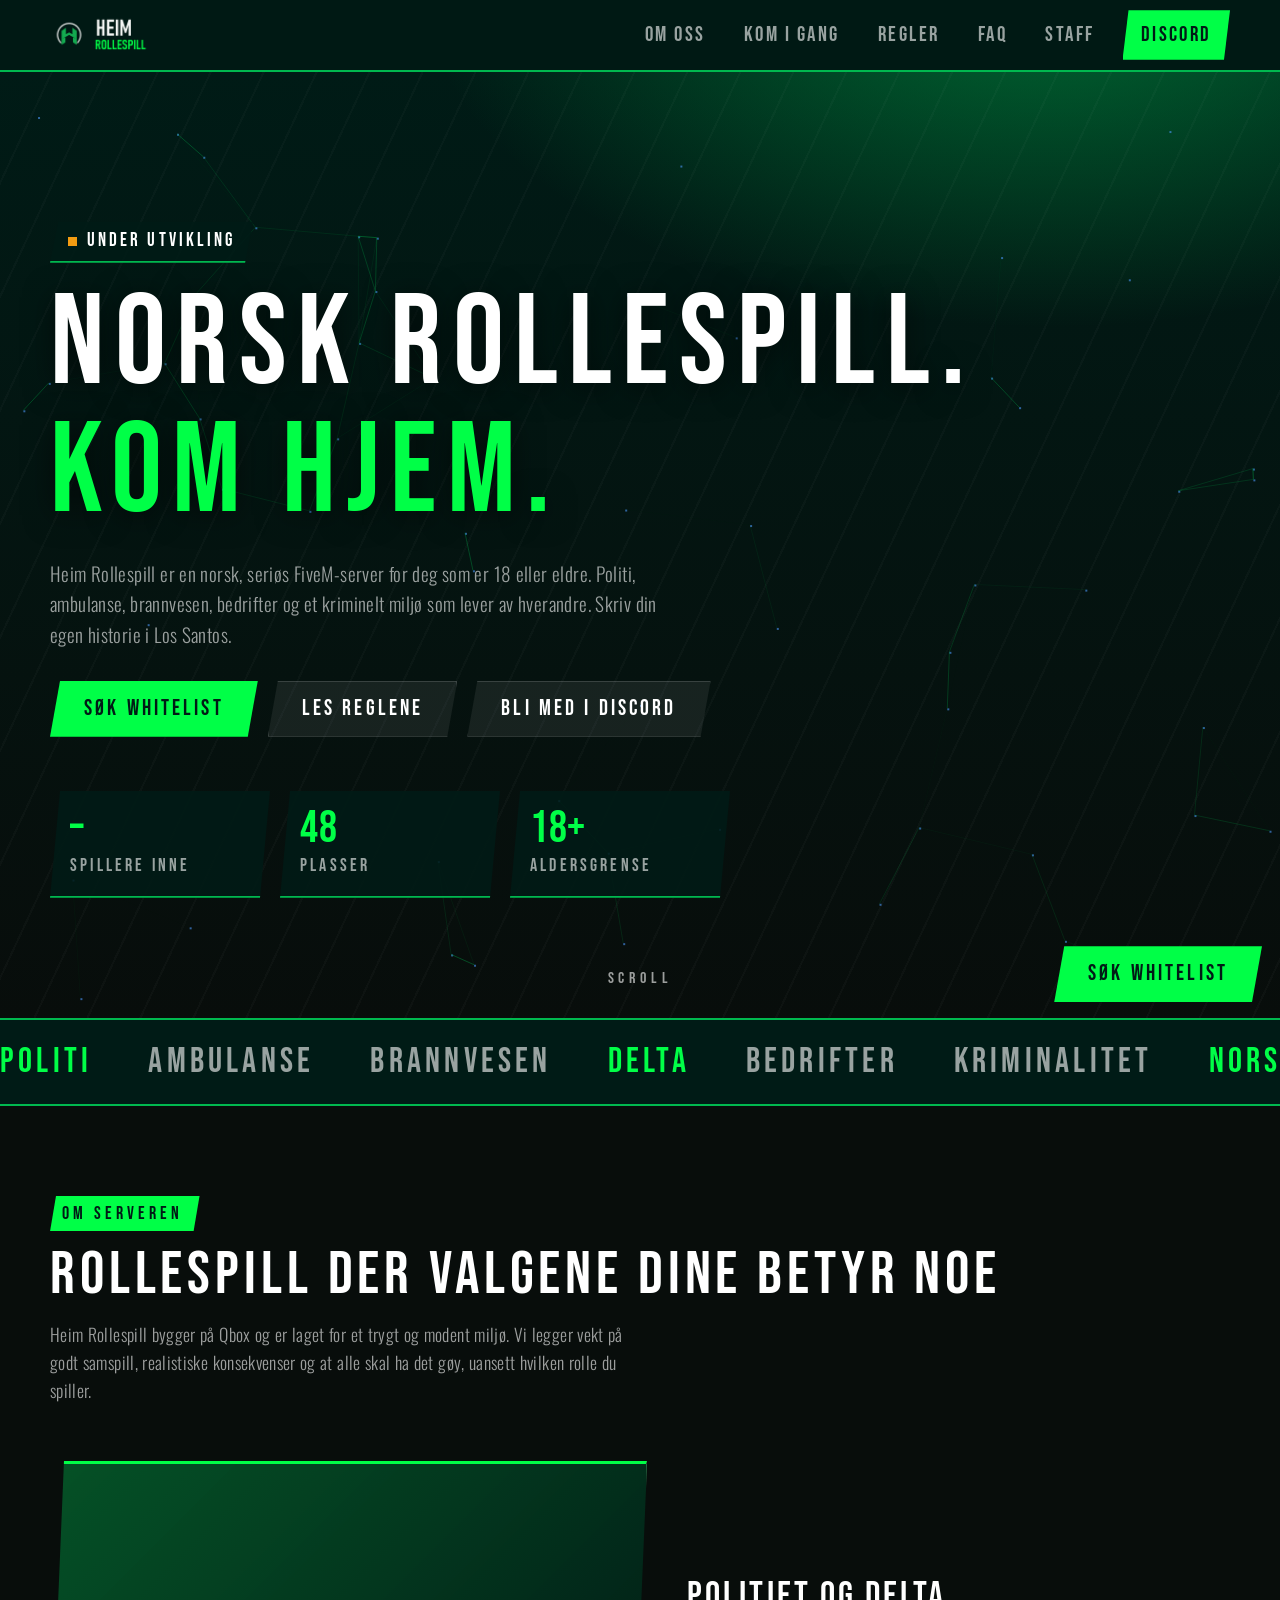
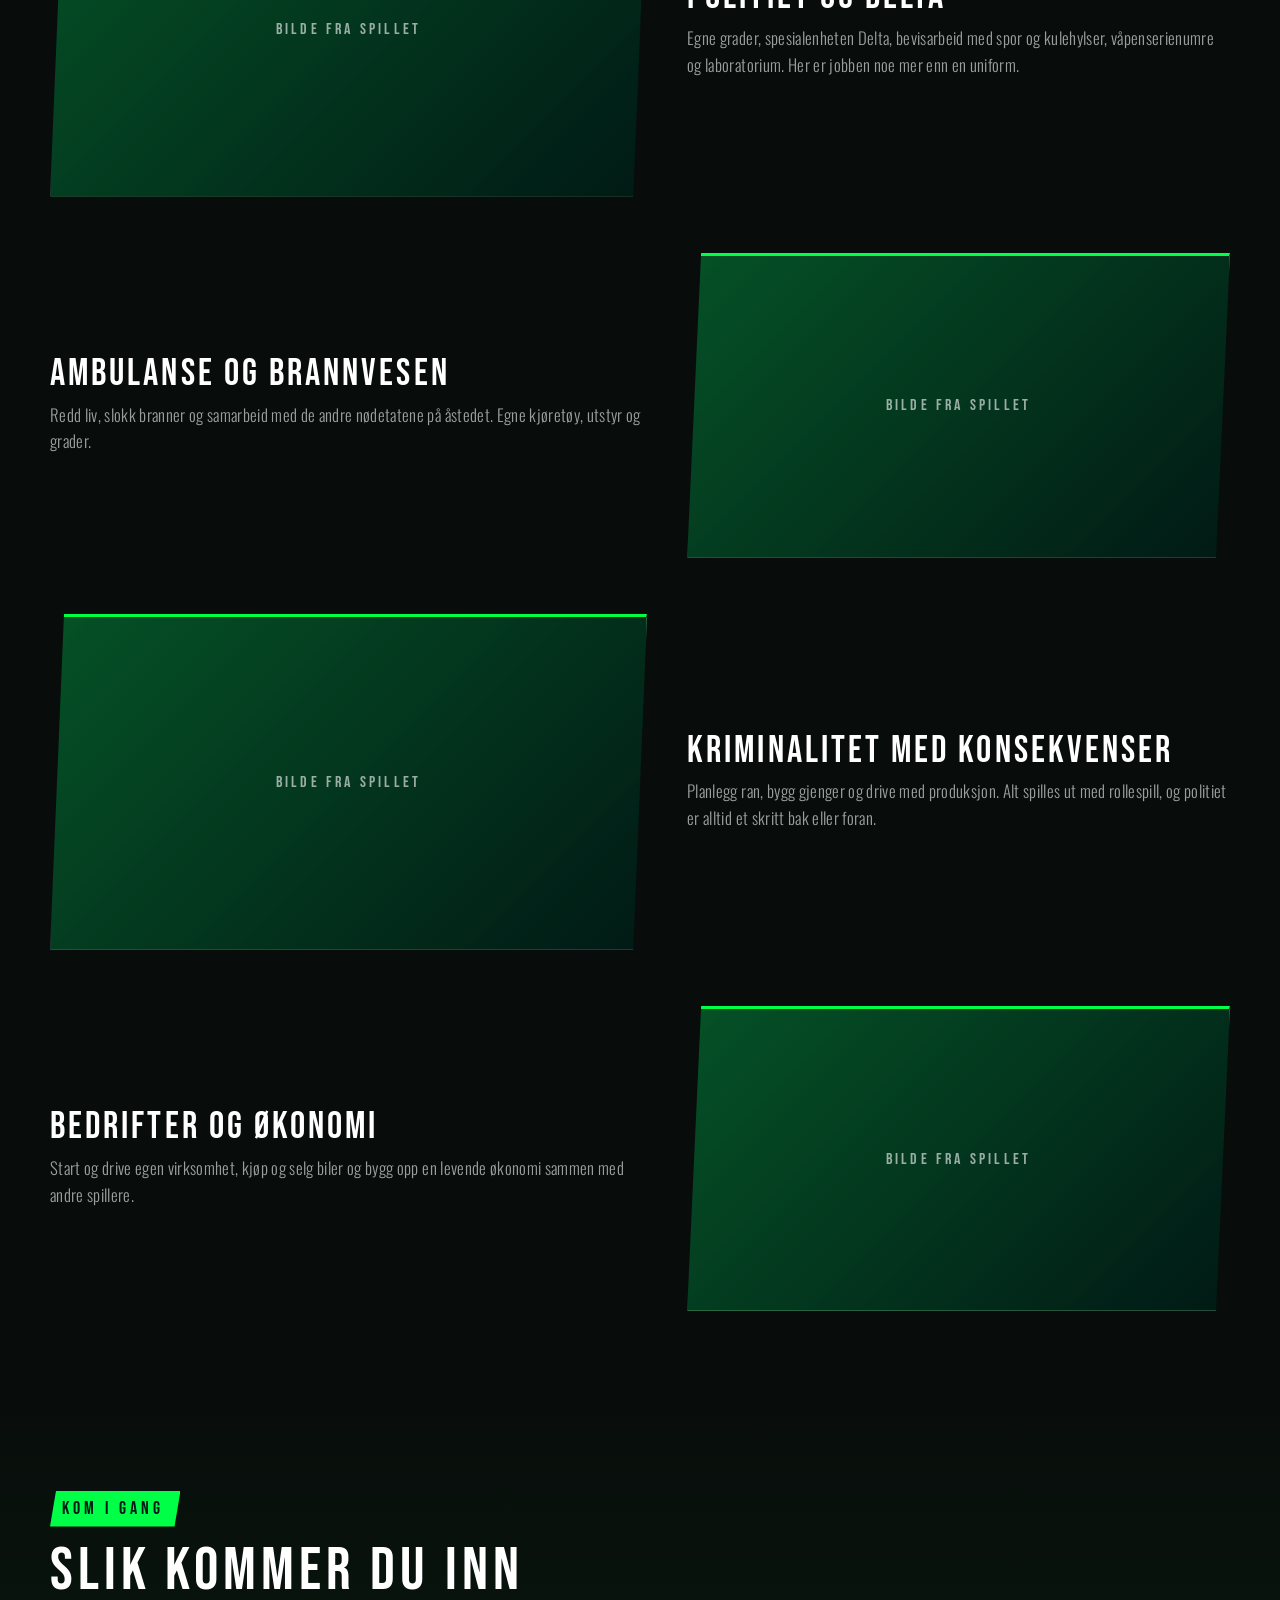
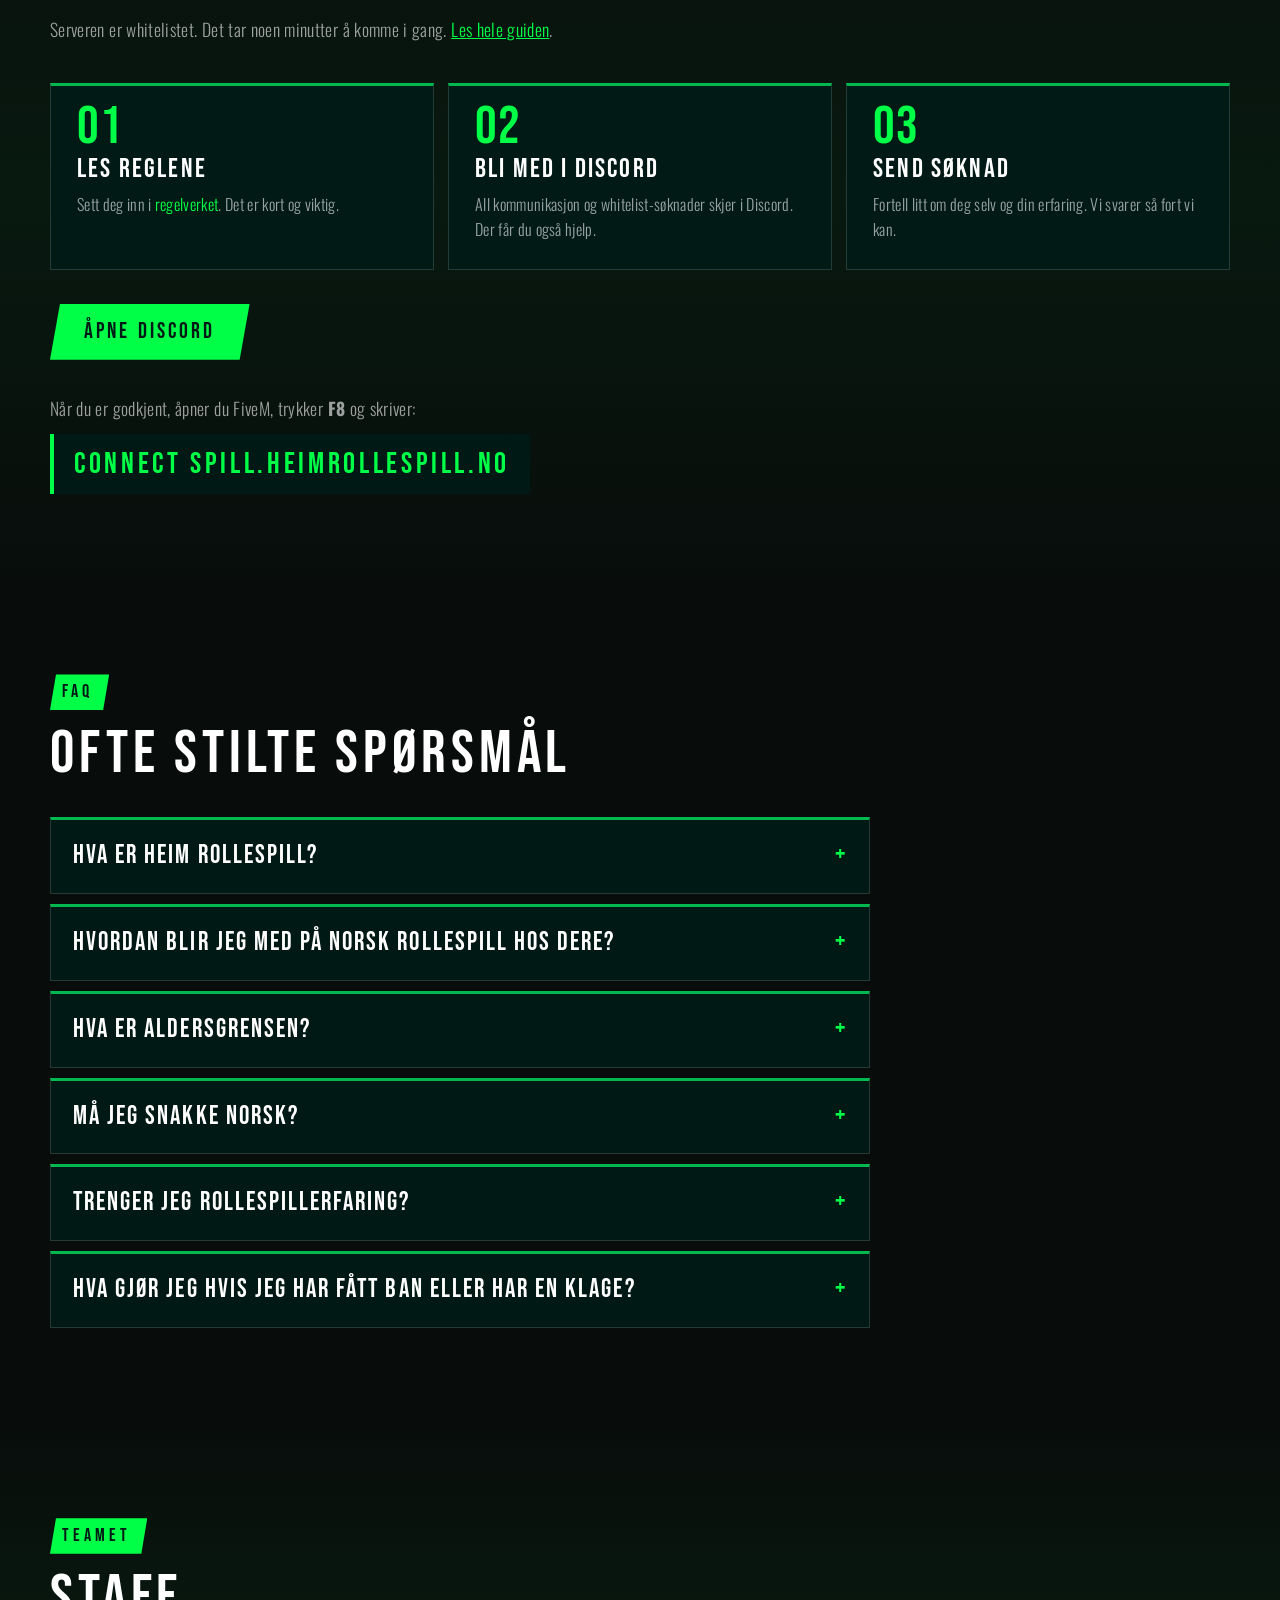
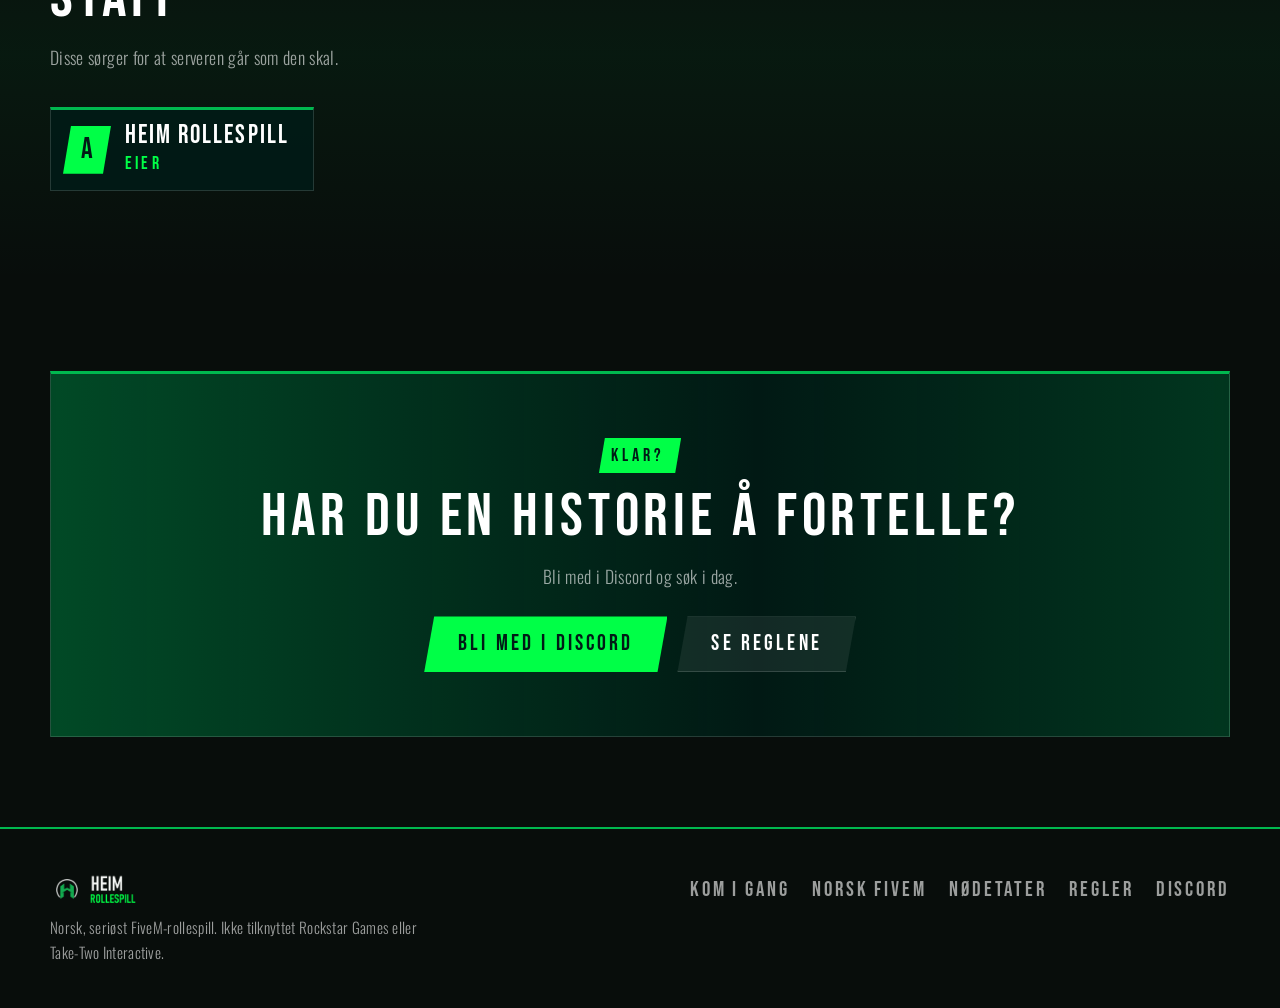
<file: index.html>
<!doctype html>
<html lang="nb">
<head>
  <meta charset="utf-8">
  <meta name="viewport" content="width=device-width, initial-scale=1">
  <title>Heim Rollespill – Norsk FiveM rollespill (GTA RP) | Whitelist, 18+</title>
  <meta name="description" content="Heim Rollespill er en norsk, seriøs FiveM-server for GTA V rollespill. Politi, ambulanse, brannvesen, bedrifter og kriminalitet. Søk whitelist og bli med i dag (18+).">
  <link rel="canonical" href="https://heimrollespill.no/">
  <meta name="robots" content="index, follow, max-image-preview:large">
  <meta name="theme-color" content="#080D0B">
  <meta property="og:type" content="website">
  <meta property="og:locale" content="nb_NO">
  <meta property="og:site_name" content="Heim Rollespill">
  <meta property="og:title" content="Heim Rollespill – Norsk FiveM rollespill">
  <meta property="og:description" content="Norsk, seriøst GTA V rollespill for deg som er 18+. Politi, ambulanse, brann og kriminalitet.">
  <meta property="og:url" content="https://heimrollespill.no/">
  <meta property="og:image" content="https://heimrollespill.no/assets/og-image.png">
  <meta name="twitter:card" content="summary_large_image">
  <link rel="icon" type="image/png" href="assets/logo.png">
  <link rel="preload" href="assets/bebas-neue-latin.woff2" as="font" type="font/woff2" crossorigin>
  <link rel="preload" href="assets/oswald-latin-wght-normal-CzS3kehr.woff2" as="font" type="font/woff2" crossorigin>
  <link rel="stylesheet" href="/css/style.css?v=20261024c">
  <script type="application/ld+json">{"@context":"https://schema.org","@graph":[
    {"@type":"WebSite","@id":"https://heimrollespill.no/#site","url":"https://heimrollespill.no/","name":"Heim Rollespill","inLanguage":"nb-NO"},
    {"@type":"Organization","@id":"https://heimrollespill.no/#org","name":"Heim Rollespill","url":"https://heimrollespill.no/","logo":"https://heimrollespill.no/assets/logo.png","sameAs":["https://discord.gg/XkwFN9VNH6"]},
    {"@type":"FAQPage","mainEntity":[{"@type":"Question","name":"Hva er Heim Rollespill?","acceptedAnswer":{"@type":"Answer","text":"Heim Rollespill er en norsk, seriøs FiveM-server (GTA V rollespill) bygget på Qbox. Du spiller en fiktiv karakter i en levende verden med andre spillere, med politi, ambulanse, brannvesen, bedrifter og kriminelt miljø."}},{"@type":"Question","name":"Hvordan blir jeg med på norsk rollespill hos dere?","acceptedAnswer":{"@type":"Answer","text":"Les reglene, bli med i Discord og send whitelist-søknad. Etter godkjenning åpner du FiveM, trykker F8 og skriver connect spill.heimrollespill.no."}},{"@type":"Question","name":"Hva er aldersgrensen?","acceptedAnswer":{"@type":"Answer","text":"Du må være 18 år eller eldre."}},{"@type":"Question","name":"Må jeg snakke norsk?","acceptedAnswer":{"@type":"Answer","text":"Ja. Serveren er norsk, og all kommunikasjon i spillet foregår på norsk."}},{"@type":"Question","name":"Trenger jeg rollespillerfaring?","acceptedAnswer":{"@type":"Answer","text":"Nei. Alle starter et sted, og det er alltid folk som hjelper nye spillere i gang."}},{"@type":"Question","name":"Hva gjør jeg hvis jeg har fått ban eller har en klage?","acceptedAnswer":{"@type":"Answer","text":"Ta kontakt med staff i Discord. Vi tar alle saker på alvor."}}]}
  ]}</script>
</head>
<body>

<header class="nav">
  <div class="wrap">
    <a class="logo" href="/" aria-label="Heim Rollespill"><img src="assets/logo.png" alt="Heim Rollespill" width="106" height="40"></a>
    <button class="burger" aria-label="Meny">☰</button>
    <nav class="menu" aria-label="Hovedmeny">
      <a href="/#om">Om oss</a>
      <a href="slik-kommer-du-i-gang.html">Kom i gang</a>
      <a href="regler.html">Regler</a>
      <a href="/#faq">FAQ</a>
      <a href="/#staff">Staff</a>
      <a class="btn" data-discord href="#">Discord</a>
    </nav>
  </div>
</header>

<main id="top">

  <section class="hero">
    <canvas id="fx" aria-hidden="true"></canvas>
    <div class="wrap">
      <span class="pill"><i class="dot" data-dot></i><span data-status>Serverstatus</span></span>
      <h1>Norsk rollespill.<br><span>Kom hjem.</span></h1>
      <p class="lead">Heim Rollespill er en norsk, seriøs FiveM-server for deg som er 18 eller eldre. Politi, ambulanse, brannvesen, bedrifter og et kriminelt miljø som lever av hverandre. Skriv din egen historie i Los Santos.</p>
      <div class="row">
        <a class="btn" href="slik-kommer-du-i-gang.html">Søk whitelist</a>
        <a class="btn ghost" href="regler.html">Les reglene</a>
        <a class="btn ghost" data-discord href="#">Bli med i Discord</a>
      </div>
      <div class="stats">
        <div class="stat"><b data-online>–</b><span>Spillere inne</span></div>
        <div class="stat"><b data-maks>48</b><span>Plasser</span></div>
        <div class="stat"><b>18+</b><span>Aldersgrense</span></div>
      </div>
    </div>
    <div class="scroll">SCROLL</div>
  </section>

  <div class="marquee" aria-hidden="true"><div class="track">
    <span>Politi</span><span>Ambulanse</span><span>Brannvesen</span><span>Delta</span><span>Bedrifter</span><span>Kriminalitet</span><span>Norsk</span><span>Whitelist</span><span>18+</span>
    <span>Politi</span><span>Ambulanse</span><span>Brannvesen</span><span>Delta</span><span>Bedrifter</span><span>Kriminalitet</span><span>Norsk</span><span>Whitelist</span><span>18+</span>
  </div></div>

  <section id="om">
    <div class="wrap">
      <span class="eyebrow reveal">Om serveren</span>
      <h2 class="reveal">Rollespill der valgene dine betyr noe</h2>
      <p class="lead reveal">Heim Rollespill bygger på Qbox og er laget for et trygt og modent miljø. Vi legger vekt på godt samspill, realistiske konsekvenser og at alle skal ha det gøy, uansett hvilken rolle du spiller.</p>

      <div class="feature reveal">
        <div class="fx-text"><h3>Politiet og Delta</h3><p>Egne grader, spesialenheten Delta, bevisarbeid med spor og kulehylser, våpenserienumre og laboratorium. Her er jobben noe mer enn en uniform.</p></div>
        <div class="shot"><span>BILDE FRA SPILLET</span></div>
      </div>
      <div class="feature reveal">
        <div class="fx-text"><h3>Ambulanse og brannvesen</h3><p>Redd liv, slokk branner og samarbeid med de andre nødetatene på åstedet. Egne kjøretøy, utstyr og grader.</p></div>
        <div class="shot"><span>BILDE FRA SPILLET</span></div>
      </div>
      <div class="feature reveal">
        <div class="fx-text"><h3>Kriminalitet med konsekvenser</h3><p>Planlegg ran, bygg gjenger og drive med produksjon. Alt spilles ut med rollespill, og politiet er alltid et skritt bak eller foran.</p></div>
        <div class="shot"><span>BILDE FRA SPILLET</span></div>
      </div>
      <div class="feature reveal">
        <div class="fx-text"><h3>Bedrifter og økonomi</h3><p>Start og drive egen virksomhet, kjøp og selg biler og bygg opp en levende økonomi sammen med andre spillere.</p></div>
        <div class="shot"><span>BILDE FRA SPILLET</span></div>
      </div>
    </div>
  </section>

  <section id="whitelist" class="alt">
    <div class="wrap">
      <span class="eyebrow reveal">Kom i gang</span>
      <h2 class="reveal">Slik kommer du inn</h2>
      <p class="lead reveal">Serveren er whitelistet. Det tar noen minutter å komme i gang. <a href="slik-kommer-du-i-gang.html" style="color:var(--accent-light);text-decoration:underline">Les hele guiden</a>.</p>
      <div class="grid g3 steps">
        <div class="card step reveal"><h3>Les reglene</h3><p>Sett deg inn i <a href="regler.html" style="color:var(--accent-light)">regelverket</a>. Det er kort og viktig.</p></div>
        <div class="card step reveal d1"><h3>Bli med i Discord</h3><p>All kommunikasjon og whitelist-søknader skjer i Discord. Der får du også hjelp.</p></div>
        <div class="card step reveal d2"><h3>Send søknad</h3><p>Fortell litt om deg selv og din erfaring. Vi svarer så fort vi kan.</p></div>
      </div>
      <div class="row" style="margin-top:34px"><a class="btn" data-discord href="#">Åpne Discord</a></div>
      <p class="lead" style="margin-top:34px">Når du er godkjent, åpner du FiveM, trykker <b>F8</b> og skriver:</p>
      <p style="margin-top:12px"><code class="conn" data-koble title="Klikk for å kopiere"></code></p>
    </div>
  </section>

  <section id="faq">
    <div class="wrap">
      <span class="eyebrow reveal">FAQ</span>
      <h2 class="reveal">Ofte stilte spørsmål</h2>
      <div style="margin-top:32px;max-width:820px">
        <details class="reveal"><summary>Hva er Heim Rollespill?</summary><p>Heim Rollespill er en norsk, seriøs FiveM-server (GTA V rollespill) bygget på Qbox. Du spiller en fiktiv karakter i en levende verden med andre spillere, med politi, ambulanse, brannvesen, bedrifter og kriminelt miljø.</p></details>
        <details class="reveal"><summary>Hvordan blir jeg med på norsk rollespill hos dere?</summary><p>Les reglene, bli med i Discord og send whitelist-søknad. Etter godkjenning åpner du FiveM, trykker F8 og skriver connect spill.heimrollespill.no.</p></details>
        <details class="reveal"><summary>Hva er aldersgrensen?</summary><p>Du må være 18 år eller eldre.</p></details>
        <details class="reveal"><summary>Må jeg snakke norsk?</summary><p>Ja. Serveren er norsk, og all kommunikasjon i spillet foregår på norsk.</p></details>
        <details class="reveal"><summary>Trenger jeg rollespillerfaring?</summary><p>Nei. Alle starter et sted, og det er alltid folk som hjelper nye spillere i gang.</p></details>
        <details class="reveal"><summary>Hva gjør jeg hvis jeg har fått ban eller har en klage?</summary><p>Ta kontakt med staff i Discord. Vi tar alle saker på alvor.</p></details>
      </div>
    </div>
  </section>

  <section id="staff" class="alt">
    <div class="wrap">
      <span class="eyebrow reveal">Teamet</span>
      <h2 class="reveal">Staff</h2>
      <p class="lead reveal">Disse sørger for at serveren går som den skal.</p>
      <div class="staff">
        <div class="person reveal"><div class="avatar">A</div><div><b>Heim Rollespill</b><span>Eier</span></div></div>
      </div>
    </div>
  </section>

  <section>
    <div class="wrap">
      <div class="cta reveal">
        <span class="eyebrow">Klar?</span>
        <h2>Har du en historie å fortelle?</h2>
        <p class="lead" style="margin:0 auto 26px">Bli med i Discord og søk i dag.</p>
        <div class="row" style="justify-content:center">
          <a class="btn" data-discord href="#">Bli med i Discord</a>
          <a class="btn ghost" href="regler.html">Se reglene</a>
        </div>
      </div>
    </div>
  </section>

</main>

<a class="btn sticky-cta" data-discord href="#">Søk whitelist</a>

<footer class="footer">
  <div class="wrap">
    <div>
      <div class="logo"><img src="assets/logo.png" alt="Heim Rollespill" width="106" height="40"></div>
      <p style="margin-top:8px;max-width:46ch">Norsk, seriøst FiveM-rollespill. Ikke tilknyttet Rockstar Games eller Take-Two Interactive.</p>
    </div>
    <div class="links">
      <a href="slik-kommer-du-i-gang.html">Kom i gang</a>
      <a href="norsk-fivem-rollespill.html">Norsk FiveM</a>
      <a href="nodetater-rollespill.html">Nødetater</a>
      <a href="regler.html">Regler</a>
      <a data-discord href="#">Discord</a>
    </div>
  </div>
</footer>

<script src="/config.js?v=20261024c"></script>
<script src="/js/main.js?v=20261024c"></script>
</body>
</html>
</file>
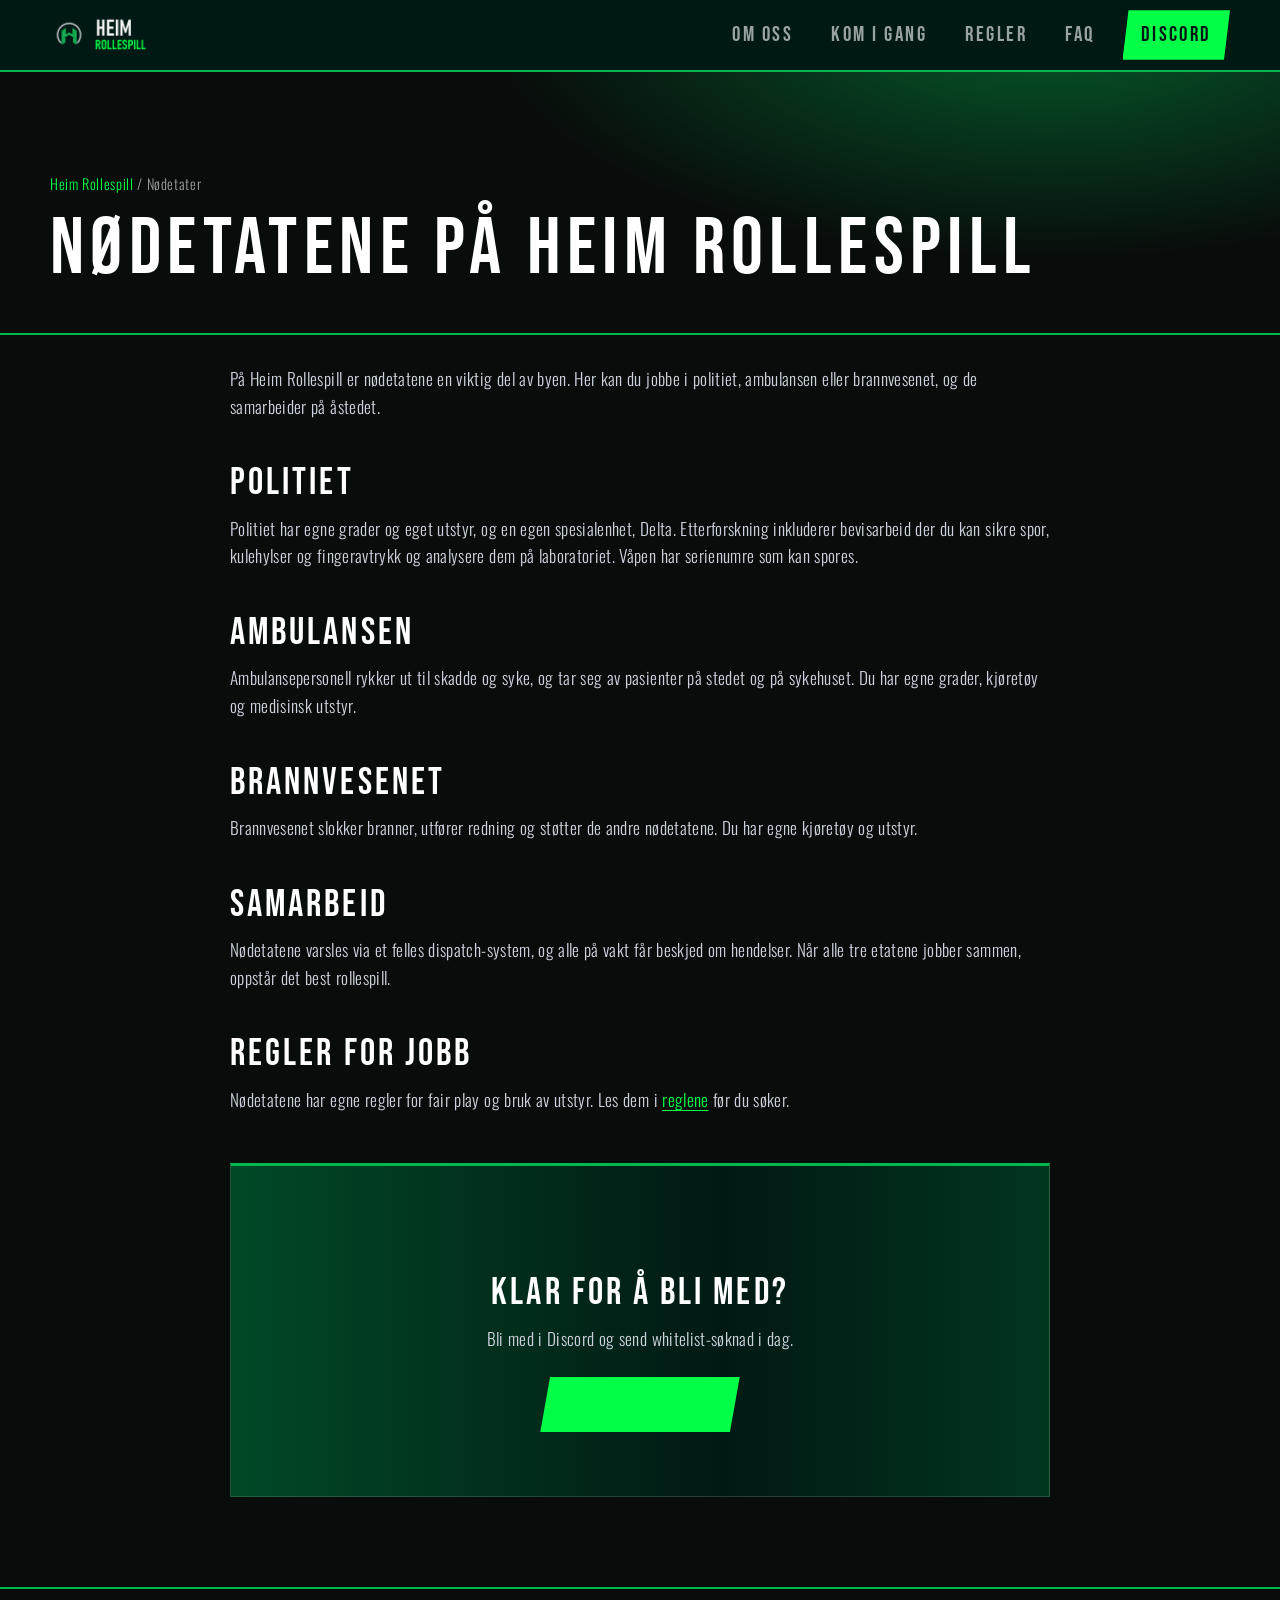
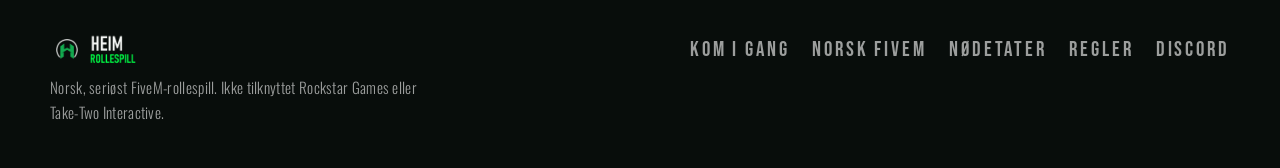
<file: nodetater-rollespill.html>
<!doctype html>
<html lang="nb">
<head>
  <meta charset="utf-8">
  <meta name="viewport" content="width=device-width, initial-scale=1">
  <title>Politi-, ambulanse- og brannrollespill på norsk FiveM | Heim Rollespill</title>
  <meta name="description" content="Spill politi, ambulanse eller brannvesen på Heim Rollespill, en norsk FiveM-server. Egne grader, utstyr, kjøretøy og samarbeid med de andre nødetatene.">
  <link rel="canonical" href="https://heimrollespill.no/nodetater-rollespill.html">
  <meta name="robots" content="index, follow, max-image-preview:large">
  <meta name="theme-color" content="#080D0B">
  <meta property="og:type" content="article">
  <meta property="og:locale" content="nb_NO">
  <meta property="og:site_name" content="Heim Rollespill">
  <meta property="og:title" content="Politi-, ambulanse- og brannrollespill på norsk FiveM | Heim Rollespill">
  <meta property="og:description" content="Spill politi, ambulanse eller brannvesen på Heim Rollespill, en norsk FiveM-server. Egne grader, utstyr, kjøretøy og samarbeid med de andre nødetatene.">
  <meta property="og:url" content="https://heimrollespill.no/nodetater-rollespill.html">
  <meta property="og:image" content="https://heimrollespill.no/assets/og-image.png">
  <meta name="twitter:card" content="summary_large_image">
  <link rel="icon" type="image/png" href="assets/logo.png">
  <link rel="preload" href="assets/bebas-neue-latin.woff2" as="font" type="font/woff2" crossorigin>
  <link rel="stylesheet" href="/css/style.css?v=20261024c">
  <script type="application/ld+json">{"@context":"https://schema.org","@graph":[{"@type":"BreadcrumbList","itemListElement":[{"@type":"ListItem","position":1,"name":"Heim Rollespill","item":"https://heimrollespill.no/"},{"@type":"ListItem","position":2,"name":"Nødetater","item":"https://heimrollespill.no/nodetater-rollespill.html"}]},{"@type":"Article","headline":"Nødetatene på Heim Rollespill","inLanguage":"nb-NO","mainEntityOfPage":"https://heimrollespill.no/nodetater-rollespill.html","publisher":{"@type":"Organization","name":"Heim Rollespill","logo":{"@type":"ImageObject","url":"https://heimrollespill.no/assets/logo.png"}}}]}</script>
</head>
<body>
<header class="nav"><div class="wrap">
  <a class="logo" href="/" aria-label="Heim Rollespill"><img src="assets/logo.png" alt="Heim Rollespill" width="106" height="40"></a>
  <button class="burger" aria-label="Meny">☰</button>
  <nav class="menu" aria-label="Hovedmeny">
    <a href="/#om">Om oss</a><a href="slik-kommer-du-i-gang.html">Kom i gang</a><a href="regler.html">Regler</a><a href="/#faq">FAQ</a><a class="btn" data-discord href="#">Discord</a>
  </nav>
</div></header>
<main>
  <section class="page-head"><div class="wrap">
    <div class="crumbs"><a href="/">Heim Rollespill</a> / Nødetater</div>
    <h1 style="font-size:clamp(2.6rem,7vw,5rem)">Nødetatene på Heim Rollespill</h1>
  </div></section>
  <section style="padding-top:30px"><div class="wrap article">
    <p class="lead" style="max-width:none">På Heim Rollespill er nødetatene en viktig del av byen. Her kan du jobbe i politiet, ambulansen eller brannvesenet, og de samarbeider på åstedet.</p>
    <h2>Politiet</h2>
    <p>Politiet har egne grader og eget utstyr, og en egen spesialenhet, Delta. Etterforskning inkluderer bevisarbeid der du kan sikre spor, kulehylser og fingeravtrykk og analysere dem på laboratoriet. Våpen har serienumre som kan spores.</p>
    <h2>Ambulansen</h2>
    <p>Ambulansepersonell rykker ut til skadde og syke, og tar seg av pasienter på stedet og på sykehuset. Du har egne grader, kjøretøy og medisinsk utstyr.</p>
    <h2>Brannvesenet</h2>
    <p>Brannvesenet slokker branner, utfører redning og støtter de andre nødetatene. Du har egne kjøretøy og utstyr.</p>
    <h2>Samarbeid</h2>
    <p>Nødetatene varsles via et felles dispatch-system, og alle på vakt får beskjed om hendelser. Når alle tre etatene jobber sammen, oppstår det best rollespill.</p>
    <h2>Regler for jobb</h2>
    <p>Nødetatene har egne regler for fair play og bruk av utstyr. Les dem i <a href="regler.html#jobb">reglene</a> før du søker.</p>
    <div class="cta" style="margin-top:50px"><h2>Klar for å bli med?</h2><p class="lead" style="margin:0 auto 24px">Bli med i Discord og send whitelist-søknad i dag.</p><a class="btn" data-discord href="#">Åpne Discord</a></div>
  </div></section>
</main>
<footer class="footer"><div class="wrap">
  <div><div class="logo"><img src="assets/logo.png" alt="Heim Rollespill" width="106" height="40"></div><p style="margin-top:8px;max-width:46ch">Norsk, seriøst FiveM-rollespill. Ikke tilknyttet Rockstar Games eller Take-Two Interactive.</p></div>
  <div class="links"><a href="slik-kommer-du-i-gang.html">Kom i gang</a><a href="norsk-fivem-rollespill.html">Norsk FiveM</a><a href="nodetater-rollespill.html">Nødetater</a><a href="regler.html">Regler</a><a data-discord href="#">Discord</a></div>
</div></footer>
<script src="/config.js?v=20261024c"></script>
<script src="/js/main.js?v=20261024c"></script>
</body>
</html>
</file>
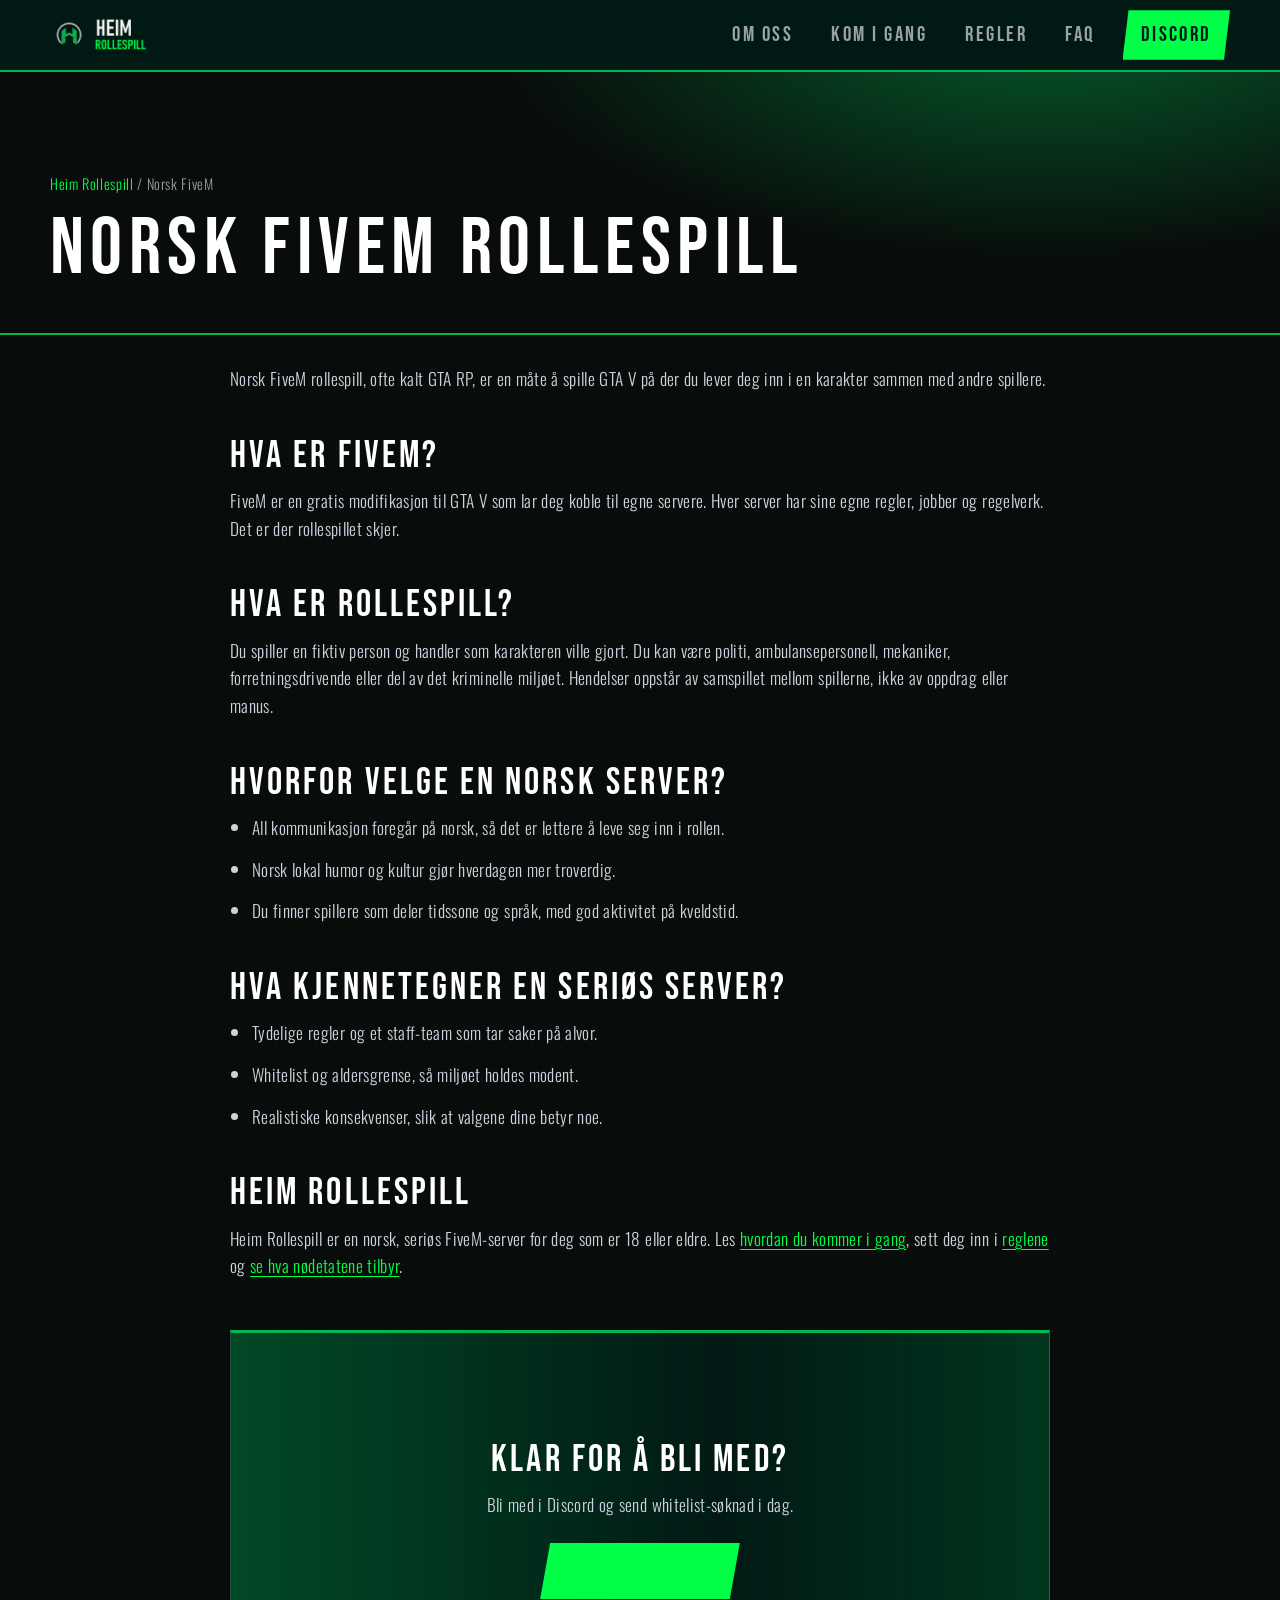
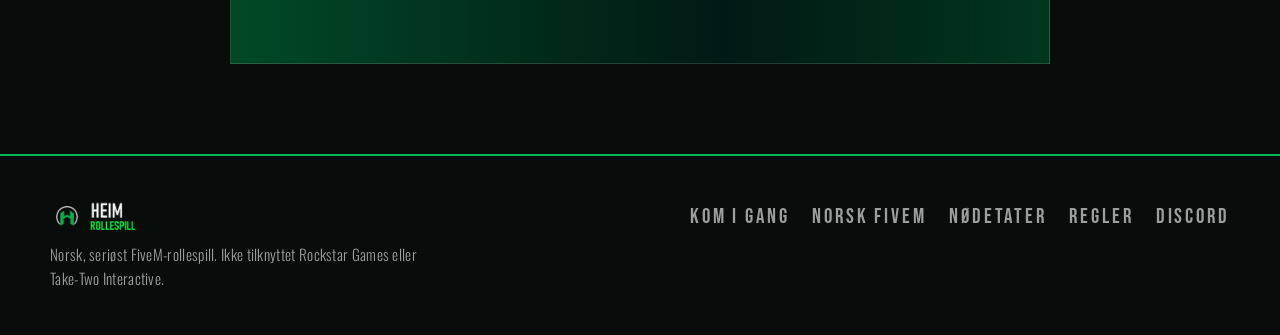
<file: norsk-fivem-rollespill.html>
<!doctype html>
<html lang="nb">
<head>
  <meta charset="utf-8">
  <meta name="viewport" content="width=device-width, initial-scale=1">
  <title>Norsk FiveM rollespill – hva er det og hvordan spiller du? | Heim Rollespill</title>
  <meta name="description" content="Hva er norsk FiveM rollespill (GTA RP)? En enkel forklaring på hvordan det fungerer, hva du trenger, og hvordan du finner en seriøs norsk server.">
  <link rel="canonical" href="https://heimrollespill.no/norsk-fivem-rollespill.html">
  <meta name="robots" content="index, follow, max-image-preview:large">
  <meta name="theme-color" content="#080D0B">
  <meta property="og:type" content="article">
  <meta property="og:locale" content="nb_NO">
  <meta property="og:site_name" content="Heim Rollespill">
  <meta property="og:title" content="Norsk FiveM rollespill – hva er det og hvordan spiller du? | Heim Rollespill">
  <meta property="og:description" content="Hva er norsk FiveM rollespill (GTA RP)? En enkel forklaring på hvordan det fungerer, hva du trenger, og hvordan du finner en seriøs norsk server.">
  <meta property="og:url" content="https://heimrollespill.no/norsk-fivem-rollespill.html">
  <meta property="og:image" content="https://heimrollespill.no/assets/og-image.png">
  <meta name="twitter:card" content="summary_large_image">
  <link rel="icon" type="image/png" href="assets/logo.png">
  <link rel="preload" href="assets/bebas-neue-latin.woff2" as="font" type="font/woff2" crossorigin>
  <link rel="stylesheet" href="/css/style.css?v=20261024c">
  <script type="application/ld+json">{"@context":"https://schema.org","@graph":[{"@type":"BreadcrumbList","itemListElement":[{"@type":"ListItem","position":1,"name":"Heim Rollespill","item":"https://heimrollespill.no/"},{"@type":"ListItem","position":2,"name":"Norsk FiveM","item":"https://heimrollespill.no/norsk-fivem-rollespill.html"}]},{"@type":"Article","headline":"Norsk FiveM rollespill","inLanguage":"nb-NO","mainEntityOfPage":"https://heimrollespill.no/norsk-fivem-rollespill.html","publisher":{"@type":"Organization","name":"Heim Rollespill","logo":{"@type":"ImageObject","url":"https://heimrollespill.no/assets/logo.png"}}}]}</script>
</head>
<body>
<header class="nav"><div class="wrap">
  <a class="logo" href="/" aria-label="Heim Rollespill"><img src="assets/logo.png" alt="Heim Rollespill" width="106" height="40"></a>
  <button class="burger" aria-label="Meny">☰</button>
  <nav class="menu" aria-label="Hovedmeny">
    <a href="/#om">Om oss</a><a href="slik-kommer-du-i-gang.html">Kom i gang</a><a href="regler.html">Regler</a><a href="/#faq">FAQ</a><a class="btn" data-discord href="#">Discord</a>
  </nav>
</div></header>
<main>
  <section class="page-head"><div class="wrap">
    <div class="crumbs"><a href="/">Heim Rollespill</a> / Norsk FiveM</div>
    <h1 style="font-size:clamp(2.6rem,7vw,5rem)">Norsk FiveM rollespill</h1>
  </div></section>
  <section style="padding-top:30px"><div class="wrap article">
    <p class="lead" style="max-width:none">Norsk FiveM rollespill, ofte kalt GTA RP, er en måte å spille GTA V på der du lever deg inn i en karakter sammen med andre spillere.</p>
    <h2>Hva er FiveM?</h2>
    <p>FiveM er en gratis modifikasjon til GTA V som lar deg koble til egne servere. Hver server har sine egne regler, jobber og regelverk. Det er der rollespillet skjer.</p>
    <h2>Hva er rollespill?</h2>
    <p>Du spiller en fiktiv person og handler som karakteren ville gjort. Du kan være politi, ambulansepersonell, mekaniker, forretningsdrivende eller del av det kriminelle miljøet. Hendelser oppstår av samspillet mellom spillerne, ikke av oppdrag eller manus.</p>
    <h2>Hvorfor velge en norsk server?</h2>
    <ul>
      <li>All kommunikasjon foregår på norsk, så det er lettere å leve seg inn i rollen.</li>
      <li>Norsk lokal humor og kultur gjør hverdagen mer troverdig.</li>
      <li>Du finner spillere som deler tidssone og språk, med god aktivitet på kveldstid.</li>
    </ul>
    <h2>Hva kjennetegner en seriøs server?</h2>
    <ul>
      <li>Tydelige regler og et staff-team som tar saker på alvor.</li>
      <li>Whitelist og aldersgrense, så miljøet holdes modent.</li>
      <li>Realistiske konsekvenser, slik at valgene dine betyr noe.</li>
    </ul>
    <h2>Heim Rollespill</h2>
    <p>Heim Rollespill er en norsk, seriøs FiveM-server for deg som er 18 eller eldre. Les <a href="slik-kommer-du-i-gang.html">hvordan du kommer i gang</a>, sett deg inn i <a href="regler.html">reglene</a> og <a href="nodetater-rollespill.html">se hva nødetatene tilbyr</a>.</p>
    <div class="cta" style="margin-top:50px"><h2>Klar for å bli med?</h2><p class="lead" style="margin:0 auto 24px">Bli med i Discord og send whitelist-søknad i dag.</p><a class="btn" data-discord href="#">Åpne Discord</a></div>
  </div></section>
</main>
<footer class="footer"><div class="wrap">
  <div><div class="logo"><img src="assets/logo.png" alt="Heim Rollespill" width="106" height="40"></div><p style="margin-top:8px;max-width:46ch">Norsk, seriøst FiveM-rollespill. Ikke tilknyttet Rockstar Games eller Take-Two Interactive.</p></div>
  <div class="links"><a href="slik-kommer-du-i-gang.html">Kom i gang</a><a href="norsk-fivem-rollespill.html">Norsk FiveM</a><a href="nodetater-rollespill.html">Nødetater</a><a href="regler.html">Regler</a><a data-discord href="#">Discord</a></div>
</div></footer>
<script src="/config.js?v=20261024c"></script>
<script src="/js/main.js?v=20261024c"></script>
</body>
</html>
</file>
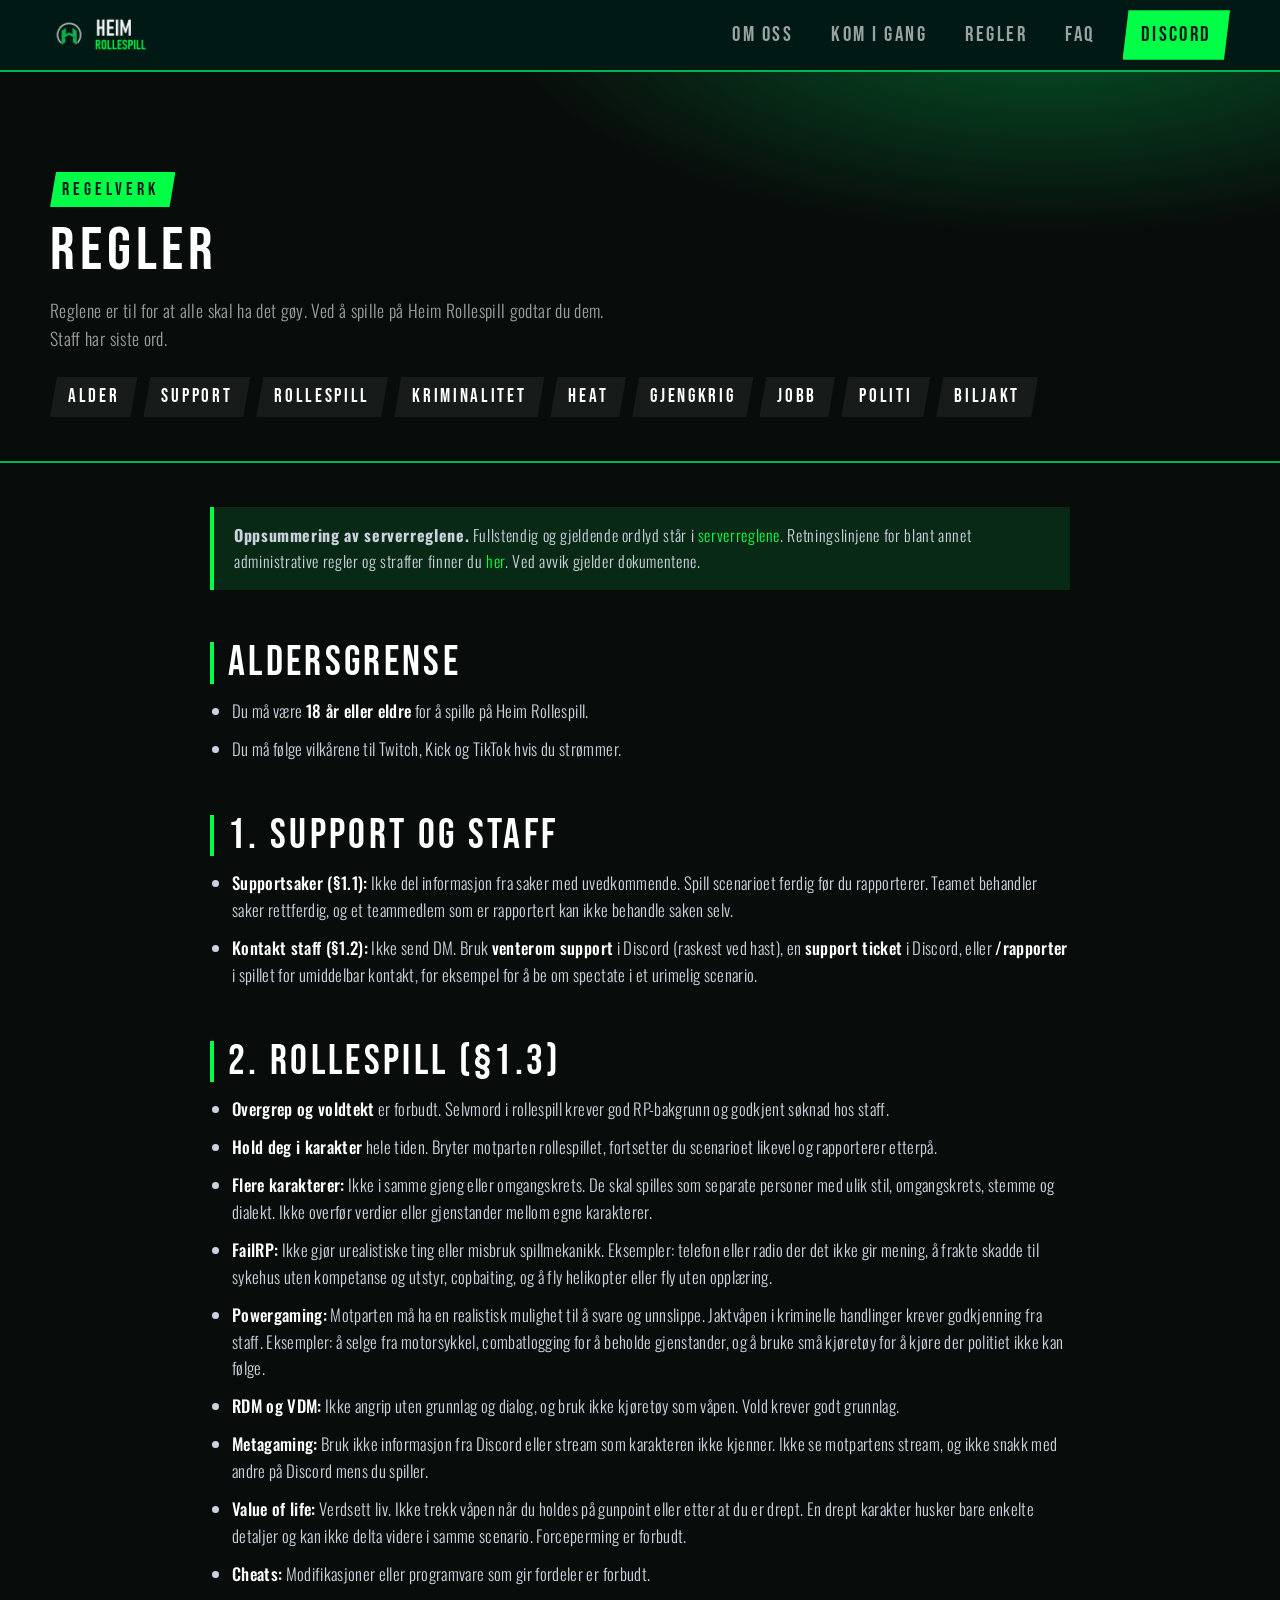
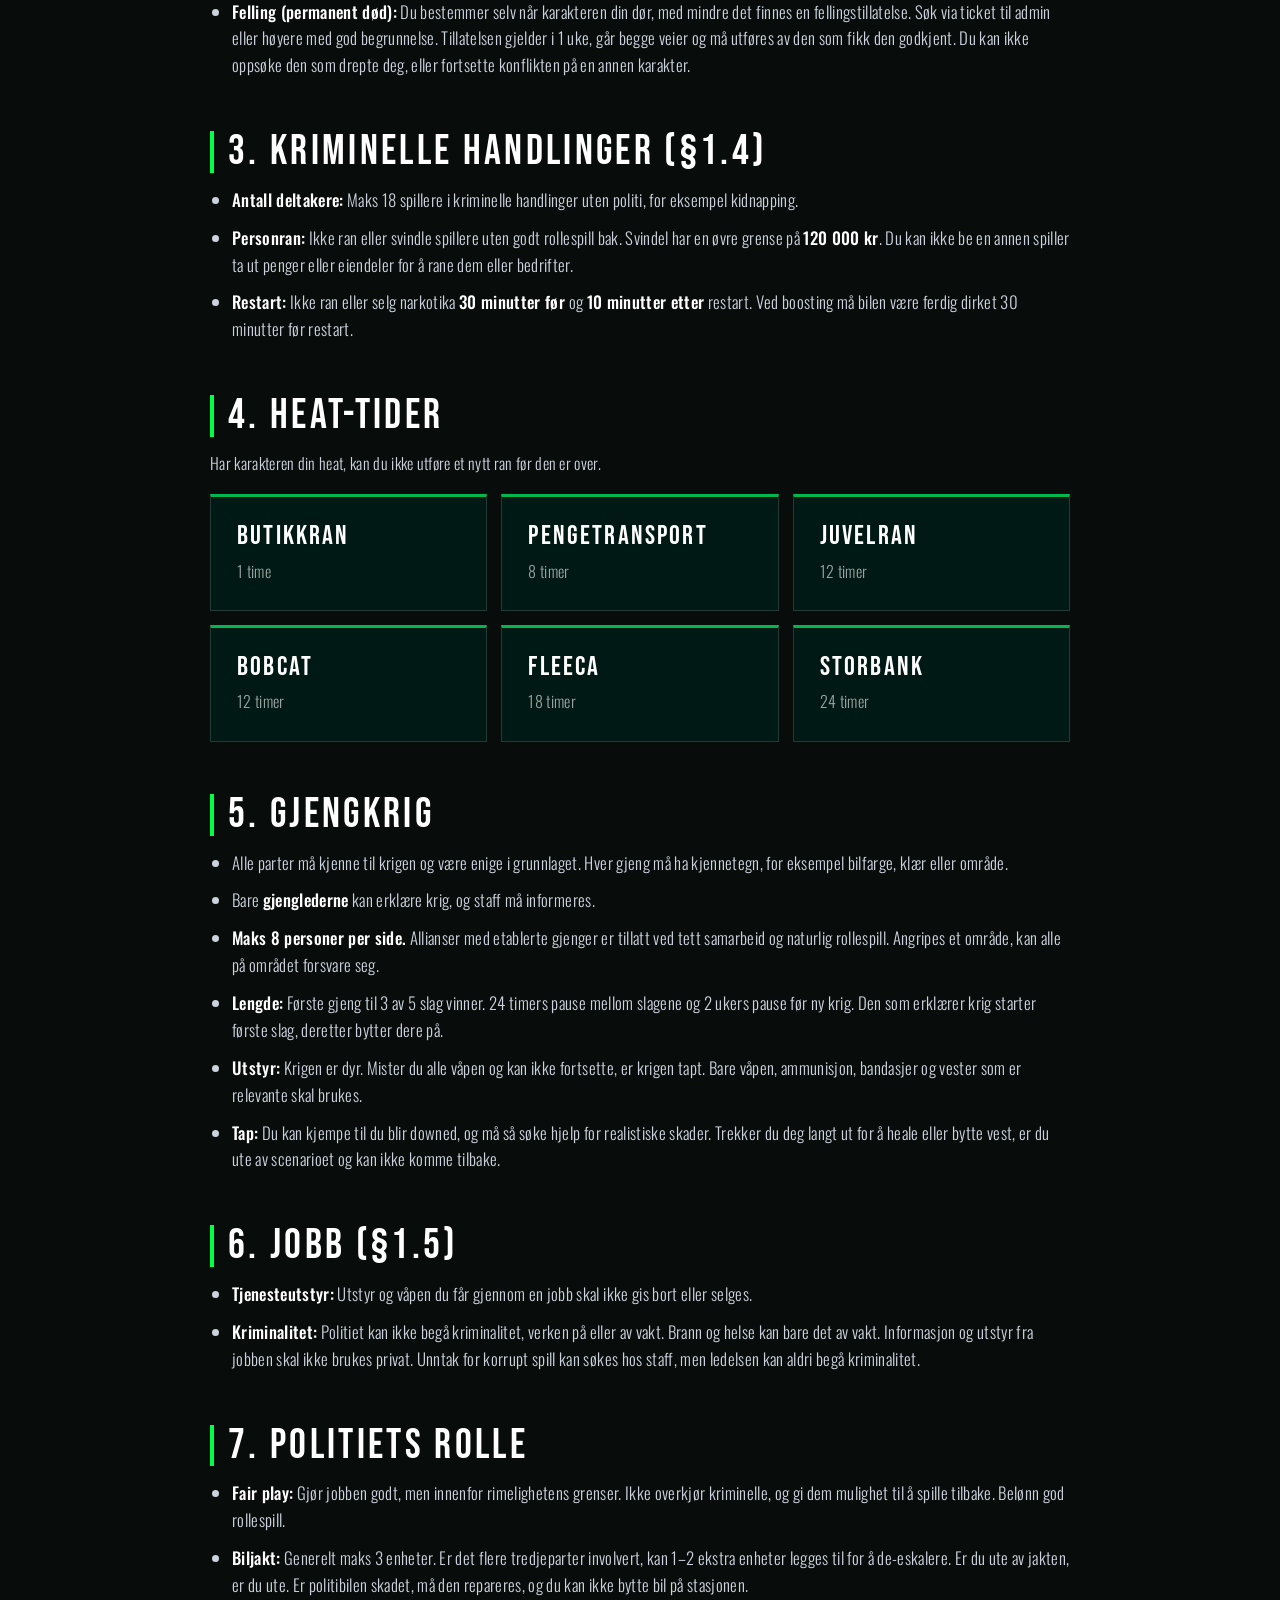
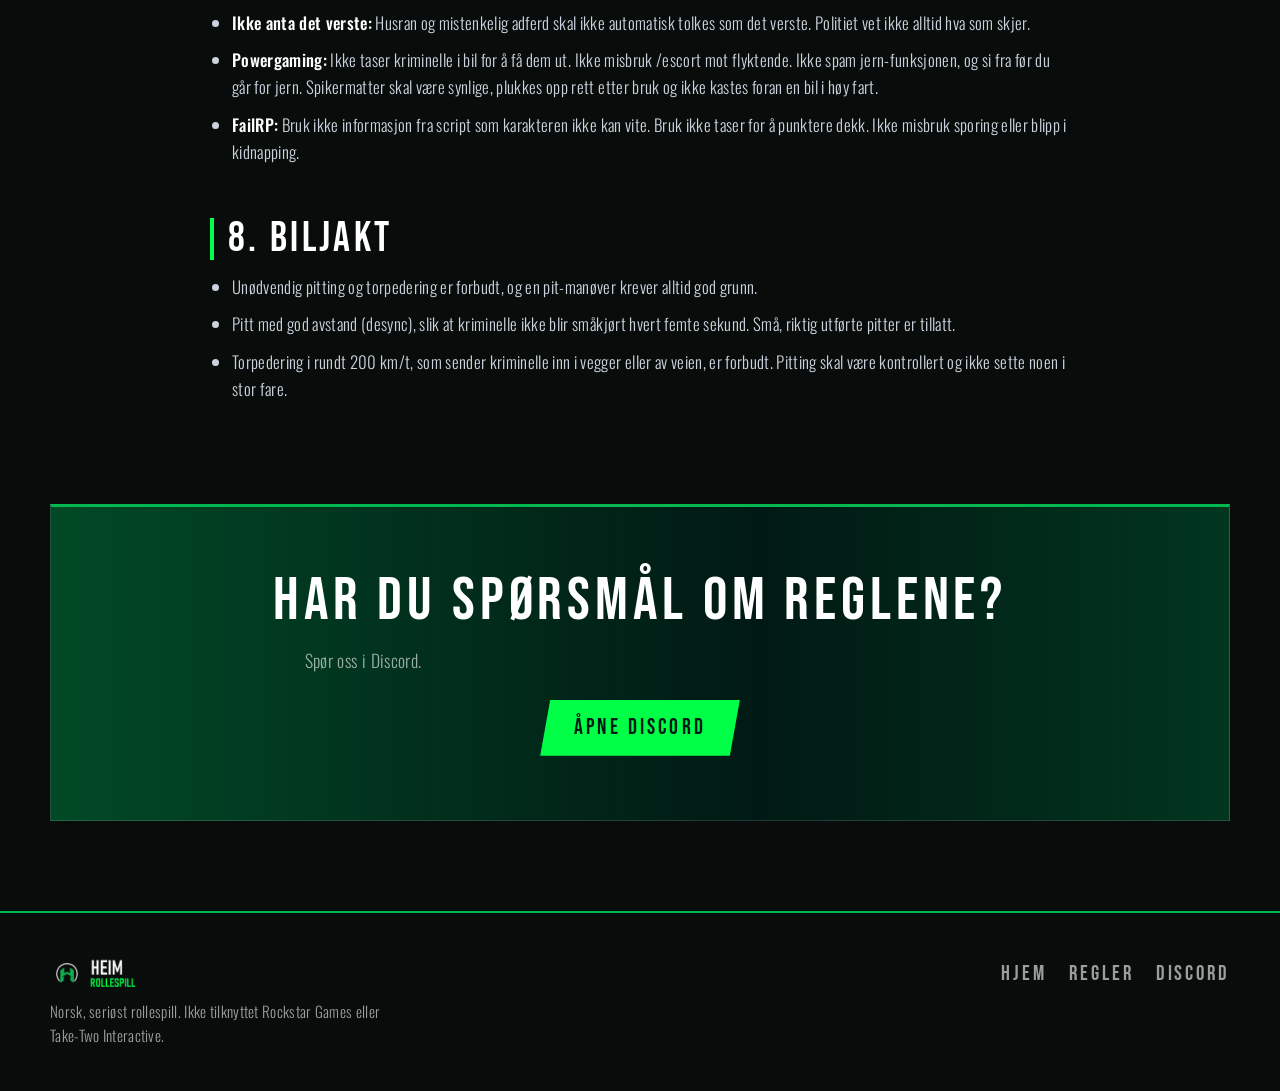
<file: regler.html>
<!doctype html>
<html lang="nb">
<head>
  <meta charset="utf-8">
  <meta name="viewport" content="width=device-width, initial-scale=1">
  <title>Regler for norsk FiveM rollespill | Heim Rollespill</title>
  <meta name="description" content="Regelverket til Heim Rollespill: rollespill, kriminalitet, heat-tider, gjengkrig, jobb og biljakt. Les reglene før du søker whitelist.">
  <link rel="canonical" href="https://heimrollespill.no/regler.html">
  <meta property="og:title" content="Regler | Heim Rollespill">
  <meta property="og:image" content="https://heimrollespill.no/assets/og-image.png">
  <meta name="theme-color" content="#080D0B">
  <link rel="icon" type="image/png" href="assets/logo.png">
  <link rel="stylesheet" href="/css/style.css?v=20261024c">
</head>
<body>

<header class="nav">
  <div class="wrap">
    <a class="logo" href="index.html"><img src="assets/logo.png" alt="Heim Rollespill"></a>
    <button class="burger" aria-label="Meny">☰</button>
    <nav class="menu">
      <a href="/#om">Om oss</a>
      <a href="slik-kommer-du-i-gang.html">Kom i gang</a>
      <a href="regler.html">Regler</a>
      <a href="/#faq">FAQ</a>
      <a class="btn" data-discord href="#">Discord</a>
    </nav>
  </div>
</header>

<main>
  <section class="page-head">
    <div class="wrap">
      <span class="eyebrow">Regelverk</span>
      <h1 style="font-size:clamp(2.2rem,6vw,3.8rem)">Regler</h1>
      <p class="lead" style="margin-top:14px">Reglene er til for at alle skal ha det gøy. Ved å spille på Heim Rollespill godtar du dem. Staff har siste ord.</p>
      <nav class="toc">
        <a href="#alder">Alder</a>
        <a href="#support">Support</a>
        <a href="#rp">Rollespill</a>
        <a href="#krim">Kriminalitet</a>
        <a href="#heat">Heat</a>
        <a href="#krig">Gjengkrig</a>
        <a href="#jobb">Jobb</a>
        <a href="#politi">Politi</a>
        <a href="#biljakt">Biljakt</a>
      </nav>
    </div>
  </section>

  <section style="padding-top:20px">
    <div class="wrap rules" style="max-width:860px">

      <div class="note"><b>Oppsummering av serverreglene.</b> Fullstendig og gjeldende ordlyd står i <a href="https://docs.google.com/document/d/1YIRhEmeXw_KHD7Q8A2a-Cc4MsxUk2ZGaEkwJsTsd-rg/edit?usp=sharing" target="_blank" rel="noopener" style="color:var(--accent-light)">serverreglene</a>. Retningslinjene for blant annet administrative regler og straffer finner du <a href="https://docs.google.com/document/d/1BVRPcWrPzJTGH6XP6BsIDF4lhxYp-Ncv9tTC2rDulmY/edit?usp=sharing" target="_blank" rel="noopener" style="color:var(--accent-light)">her</a>. Ved avvik gjelder dokumentene.</div>

      <h2 id="alder">Aldersgrense</h2>
      <ul>
        <li>Du må være <b>18 år eller eldre</b> for å spille på Heim Rollespill.</li>
        <li>Du må følge vilkårene til Twitch, Kick og TikTok hvis du strømmer.</li>
      </ul>

      <h2 id="support">1. Support og staff</h2>
      <ul>
        <li><b>Supportsaker (§1.1):</b> Ikke del informasjon fra saker med uvedkommende. Spill scenarioet ferdig før du rapporterer. Teamet behandler saker rettferdig, og et teammedlem som er rapportert kan ikke behandle saken selv.</li>
        <li><b>Kontakt staff (§1.2):</b> Ikke send DM. Bruk <b>venterom support</b> i Discord (raskest ved hast), en <b>support ticket</b> i Discord, eller <b>/rapporter</b> i spillet for umiddelbar kontakt, for eksempel for å be om spectate i et urimelig scenario.</li>
      </ul>

      <h2 id="rp">2. Rollespill (§1.3)</h2>
      <ul>
        <li><b>Overgrep og voldtekt</b> er forbudt. Selvmord i rollespill krever god RP-bakgrunn og godkjent søknad hos staff.</li>
        <li><b>Hold deg i karakter</b> hele tiden. Bryter motparten rollespillet, fortsetter du scenarioet likevel og rapporterer etterpå.</li>
        <li><b>Flere karakterer:</b> Ikke i samme gjeng eller omgangskrets. De skal spilles som separate personer med ulik stil, omgangskrets, stemme og dialekt. Ikke overfør verdier eller gjenstander mellom egne karakterer.</li>
        <li><b>FailRP:</b> Ikke gjør urealistiske ting eller misbruk spillmekanikk. Eksempler: telefon eller radio der det ikke gir mening, å frakte skadde til sykehus uten kompetanse og utstyr, copbaiting, og å fly helikopter eller fly uten opplæring.</li>
        <li><b>Powergaming:</b> Motparten må ha en realistisk mulighet til å svare og unnslippe. Jaktvåpen i kriminelle handlinger krever godkjenning fra staff. Eksempler: å selge fra motorsykkel, combatlogging for å beholde gjenstander, og å bruke små kjøretøy for å kjøre der politiet ikke kan følge.</li>
        <li><b>RDM og VDM:</b> Ikke angrip uten grunnlag og dialog, og bruk ikke kjøretøy som våpen. Vold krever godt grunnlag.</li>
        <li><b>Metagaming:</b> Bruk ikke informasjon fra Discord eller stream som karakteren ikke kjenner. Ikke se motpartens stream, og ikke snakk med andre på Discord mens du spiller.</li>
        <li><b>Value of life:</b> Verdsett liv. Ikke trekk våpen når du holdes på gunpoint eller etter at du er drept. En drept karakter husker bare enkelte detaljer og kan ikke delta videre i samme scenario. Forceperming er forbudt.</li>
        <li><b>Cheats:</b> Modifikasjoner eller programvare som gir fordeler er forbudt.</li>
        <li><b>Felling (permanent død):</b> Du bestemmer selv når karakteren din dør, med mindre det finnes en fellingstillatelse. Søk via ticket til admin eller høyere med god begrunnelse. Tillatelsen gjelder i 1 uke, går begge veier og må utføres av den som fikk den godkjent. Du kan ikke oppsøke den som drepte deg, eller fortsette konflikten på en annen karakter.</li>
      </ul>

      <h2 id="krim">3. Kriminelle handlinger (§1.4)</h2>
      <ul>
        <li><b>Antall deltakere:</b> Maks 18 spillere i kriminelle handlinger uten politi, for eksempel kidnapping.</li>
        <li><b>Personran:</b> Ikke ran eller svindle spillere uten godt rollespill bak. Svindel har en øvre grense på <b>120 000 kr</b>. Du kan ikke be en annen spiller ta ut penger eller eiendeler for å rane dem eller bedrifter.</li>
        <li><b>Restart:</b> Ikke ran eller selg narkotika <b>30 minutter før</b> og <b>10 minutter etter</b> restart. Ved boosting må bilen være ferdig dirket 30 minutter før restart.</li>
      </ul>

      <h2 id="heat">4. Heat-tider</h2>
      <p style="color:#cdd3de">Har karakteren din heat, kan du ikke utføre et nytt ran før den er over.</p>
      <div class="grid g3" style="margin-top:18px">
        <div class="card"><h3>Butikkran</h3><p>1 time</p></div>
        <div class="card"><h3>Pengetransport</h3><p>8 timer</p></div>
        <div class="card"><h3>Juvelran</h3><p>12 timer</p></div>
        <div class="card"><h3>Bobcat</h3><p>12 timer</p></div>
        <div class="card"><h3>Fleeca</h3><p>18 timer</p></div>
        <div class="card"><h3>Storbank</h3><p>24 timer</p></div>
      </div>

      <h2 id="krig">5. Gjengkrig</h2>
      <ul>
        <li>Alle parter må kjenne til krigen og være enige i grunnlaget. Hver gjeng må ha kjennetegn, for eksempel bilfarge, klær eller område.</li>
        <li>Bare <b>gjenglederne</b> kan erklære krig, og staff må informeres.</li>
        <li><b>Maks 8 personer per side.</b> Allianser med etablerte gjenger er tillatt ved tett samarbeid og naturlig rollespill. Angripes et område, kan alle på området forsvare seg.</li>
        <li><b>Lengde:</b> Første gjeng til 3 av 5 slag vinner. 24 timers pause mellom slagene og 2 ukers pause før ny krig. Den som erklærer krig starter første slag, deretter bytter dere på.</li>
        <li><b>Utstyr:</b> Krigen er dyr. Mister du alle våpen og kan ikke fortsette, er krigen tapt. Bare våpen, ammunisjon, bandasjer og vester som er relevante skal brukes.</li>
        <li><b>Tap:</b> Du kan kjempe til du blir downed, og må så søke hjelp for realistiske skader. Trekker du deg langt ut for å heale eller bytte vest, er du ute av scenarioet og kan ikke komme tilbake.</li>
      </ul>

      <h2 id="jobb">6. Jobb (§1.5)</h2>
      <ul>
        <li><b>Tjenesteutstyr:</b> Utstyr og våpen du får gjennom en jobb skal ikke gis bort eller selges.</li>
        <li><b>Kriminalitet:</b> Politiet kan ikke begå kriminalitet, verken på eller av vakt. Brann og helse kan bare det av vakt. Informasjon og utstyr fra jobben skal ikke brukes privat. Unntak for korrupt spill kan søkes hos staff, men ledelsen kan aldri begå kriminalitet.</li>
      </ul>

      <h2 id="politi">7. Politiets rolle</h2>
      <ul>
        <li><b>Fair play:</b> Gjør jobben godt, men innenfor rimelighetens grenser. Ikke overkjør kriminelle, og gi dem mulighet til å spille tilbake. Belønn god rollespill.</li>
        <li><b>Biljakt:</b> Generelt maks 3 enheter. Er det flere tredjeparter involvert, kan 1–2 ekstra enheter legges til for å de-eskalere. Er du ute av jakten, er du ute. Er politibilen skadet, må den repareres, og du kan ikke bytte bil på stasjonen.</li>
        <li><b>Ikke anta det verste:</b> Husran og mistenkelig adferd skal ikke automatisk tolkes som det verste. Politiet vet ikke alltid hva som skjer.</li>
        <li><b>Powergaming:</b> Ikke taser kriminelle i bil for å få dem ut. Ikke misbruk /escort mot flyktende. Ikke spam jern-funksjonen, og si fra før du går for jern. Spikermatter skal være synlige, plukkes opp rett etter bruk og ikke kastes foran en bil i høy fart.</li>
        <li><b>FailRP:</b> Bruk ikke informasjon fra script som karakteren ikke kan vite. Bruk ikke taser for å punktere dekk. Ikke misbruk sporing eller blipp i kidnapping.</li>
      </ul>

      <h2 id="biljakt">8. Biljakt</h2>
      <ul>
        <li>Unødvendig pitting og torpedering er forbudt, og en pit-manøver krever alltid god grunn.</li>
        <li>Pitt med god avstand (desync), slik at kriminelle ikke blir småkjørt hvert femte sekund. Små, riktig utførte pitter er tillatt.</li>
        <li>Torpedering i rundt 200 km/t, som sender kriminelle inn i vegger eller av veien, er forbudt. Pitting skal være kontrollert og ikke sette noen i stor fare.</li>
      </ul>

    </div>
  </section>

  <section style="padding-top:0">
    <div class="wrap">
      <div class="cta">
        <h2>Har du spørsmål om reglene?</h2>
        <p class="lead" style="margin-bottom:26px">Spør oss i Discord.</p>
        <a class="btn" data-discord href="#">Åpne Discord</a>
      </div>
    </div>
  </section>
</main>

<footer class="footer">
  <div class="wrap">
    <div>
      <div class="logo"><img src="assets/logo.png" alt="Heim Rollespill"></div>
      <p style="margin-top:8px;max-width:42ch">Norsk, seriøst rollespill. Ikke tilknyttet Rockstar Games eller Take-Two Interactive.</p>
    </div>
    <div class="links">
      <a href="index.html">Hjem</a>
      <a href="regler.html">Regler</a>
      <a data-discord href="#">Discord</a>
    </div>
  </div>
</footer>

<script src="/config.js?v=20261024c"></script>
<script src="/js/main.js?v=20261024c"></script>
</body>
</html>
</file>
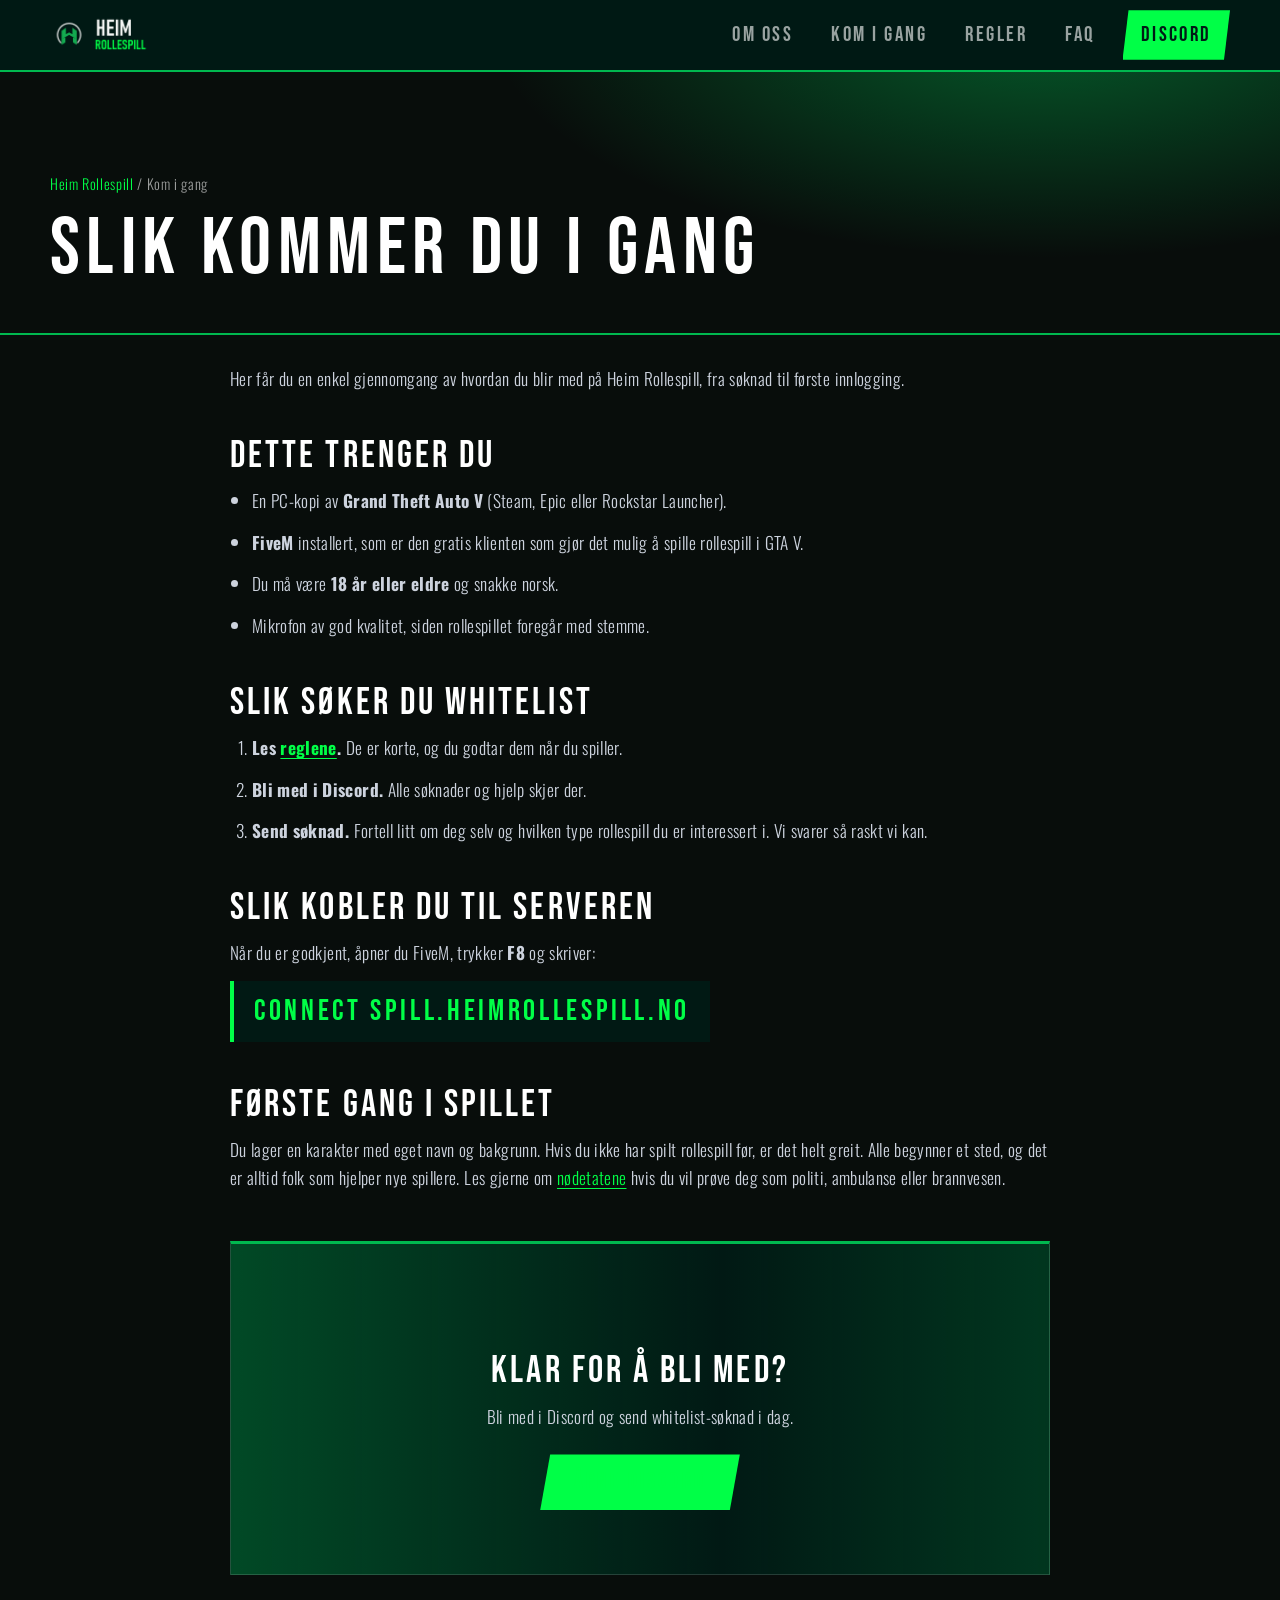
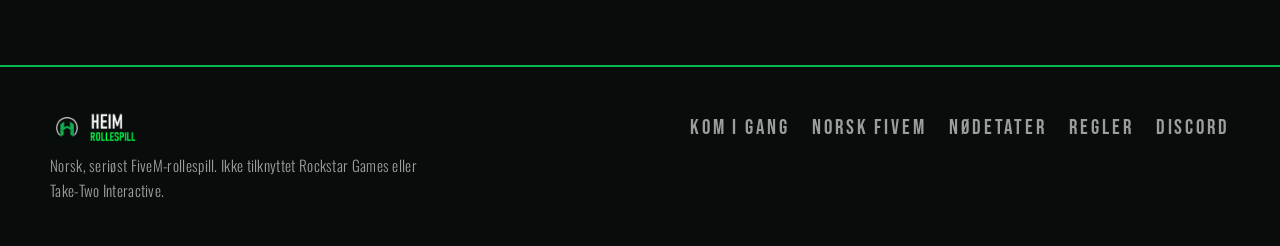
<file: slik-kommer-du-i-gang.html>
<!doctype html>
<html lang="nb">
<head>
  <meta charset="utf-8">
  <meta name="viewport" content="width=device-width, initial-scale=1">
  <title>Slik kommer du i gang med norsk FiveM rollespill | Heim Rollespill</title>
  <meta name="description" content="Steg for steg: slik søker du whitelist og kobler til Heim Rollespill, en norsk FiveM-server for GTA V rollespill. Krav, regler og tilkobling.">
  <link rel="canonical" href="https://heimrollespill.no/slik-kommer-du-i-gang.html">
  <meta name="robots" content="index, follow, max-image-preview:large">
  <meta name="theme-color" content="#080D0B">
  <meta property="og:type" content="article">
  <meta property="og:locale" content="nb_NO">
  <meta property="og:site_name" content="Heim Rollespill">
  <meta property="og:title" content="Slik kommer du i gang med norsk FiveM rollespill | Heim Rollespill">
  <meta property="og:description" content="Steg for steg: slik søker du whitelist og kobler til Heim Rollespill, en norsk FiveM-server for GTA V rollespill. Krav, regler og tilkobling.">
  <meta property="og:url" content="https://heimrollespill.no/slik-kommer-du-i-gang.html">
  <meta property="og:image" content="https://heimrollespill.no/assets/og-image.png">
  <meta name="twitter:card" content="summary_large_image">
  <link rel="icon" type="image/png" href="assets/logo.png">
  <link rel="preload" href="assets/bebas-neue-latin.woff2" as="font" type="font/woff2" crossorigin>
  <link rel="stylesheet" href="/css/style.css?v=20261024c">
  <script type="application/ld+json">{"@context":"https://schema.org","@graph":[{"@type":"BreadcrumbList","itemListElement":[{"@type":"ListItem","position":1,"name":"Heim Rollespill","item":"https://heimrollespill.no/"},{"@type":"ListItem","position":2,"name":"Kom i gang","item":"https://heimrollespill.no/slik-kommer-du-i-gang.html"}]},{"@type":"Article","headline":"Slik kommer du i gang","inLanguage":"nb-NO","mainEntityOfPage":"https://heimrollespill.no/slik-kommer-du-i-gang.html","publisher":{"@type":"Organization","name":"Heim Rollespill","logo":{"@type":"ImageObject","url":"https://heimrollespill.no/assets/logo.png"}}}]}</script>
</head>
<body>
<header class="nav"><div class="wrap">
  <a class="logo" href="/" aria-label="Heim Rollespill"><img src="assets/logo.png" alt="Heim Rollespill" width="106" height="40"></a>
  <button class="burger" aria-label="Meny">☰</button>
  <nav class="menu" aria-label="Hovedmeny">
    <a href="/#om">Om oss</a><a href="slik-kommer-du-i-gang.html">Kom i gang</a><a href="regler.html">Regler</a><a href="/#faq">FAQ</a><a class="btn" data-discord href="#">Discord</a>
  </nav>
</div></header>
<main>
  <section class="page-head"><div class="wrap">
    <div class="crumbs"><a href="/">Heim Rollespill</a> / Kom i gang</div>
    <h1 style="font-size:clamp(2.6rem,7vw,5rem)">Slik kommer du i gang</h1>
  </div></section>
  <section style="padding-top:30px"><div class="wrap article">
    <p class="lead" style="max-width:none">Her får du en enkel gjennomgang av hvordan du blir med på Heim Rollespill, fra søknad til første innlogging.</p>
    <h2>Dette trenger du</h2>
    <ul>
      <li>En PC-kopi av <b>Grand Theft Auto V</b> (Steam, Epic eller Rockstar Launcher).</li>
      <li><b>FiveM</b> installert, som er den gratis klienten som gjør det mulig å spille rollespill i GTA V.</li>
      <li>Du må være <b>18 år eller eldre</b> og snakke norsk.</li>
      <li>Mikrofon av god kvalitet, siden rollespillet foregår med stemme.</li>
    </ul>
    <h2>Slik søker du whitelist</h2>
    <ol>
      <li><b>Les <a href="regler.html">reglene</a>.</b> De er korte, og du godtar dem når du spiller.</li>
      <li><b>Bli med i Discord.</b> Alle søknader og hjelp skjer der.</li>
      <li><b>Send søknad.</b> Fortell litt om deg selv og hvilken type rollespill du er interessert i. Vi svarer så raskt vi kan.</li>
    </ol>
    <h2>Slik kobler du til serveren</h2>
    <p>Når du er godkjent, åpner du FiveM, trykker <b>F8</b> og skriver:</p>
    <p><code class="conn" data-koble title="Klikk for å kopiere"></code></p>
    <h2>Første gang i spillet</h2>
    <p>Du lager en karakter med eget navn og bakgrunn. Hvis du ikke har spilt rollespill før, er det helt greit. Alle begynner et sted, og det er alltid folk som hjelper nye spillere. Les gjerne om <a href="nodetater-rollespill.html">nødetatene</a> hvis du vil prøve deg som politi, ambulanse eller brannvesen.</p>
    <div class="cta" style="margin-top:50px"><h2>Klar for å bli med?</h2><p class="lead" style="margin:0 auto 24px">Bli med i Discord og send whitelist-søknad i dag.</p><a class="btn" data-discord href="#">Åpne Discord</a></div>
  </div></section>
</main>
<footer class="footer"><div class="wrap">
  <div><div class="logo"><img src="assets/logo.png" alt="Heim Rollespill" width="106" height="40"></div><p style="margin-top:8px;max-width:46ch">Norsk, seriøst FiveM-rollespill. Ikke tilknyttet Rockstar Games eller Take-Two Interactive.</p></div>
  <div class="links"><a href="slik-kommer-du-i-gang.html">Kom i gang</a><a href="norsk-fivem-rollespill.html">Norsk FiveM</a><a href="nodetater-rollespill.html">Nødetater</a><a href="regler.html">Regler</a><a data-discord href="#">Discord</a></div>
</div></footer>
<script src="/config.js?v=20261024c"></script>
<script src="/js/main.js?v=20261024c"></script>
</body>
</html>
</file>
<file: css/style.css>
/* Heim-profil: samme uttrykk som HUD-en i spillet. Bebas Neue (overskrifter) + Oswald (tekst), skarpe skraa former, flate moerke paneler, gronn aksent. */
@font-face { font-family: Oswald; font-weight: 200 700; src: url(../assets/oswald-latin-ext-wght-normal-Dj_1K-Kw.woff2) format("woff2"); unicode-range: U+0100-02AF, U+1E00-1EFF, U+2020, U+20A0-20AB, U+20AD-20CF, U+2113, U+2C60-2C7F, U+A720-A7FF; font-display: swap; }
@font-face { font-family: Oswald; font-weight: 200 700; src: url(../assets/oswald-latin-wght-normal-CzS3kehr.woff2) format("woff2"); unicode-range: U+0000-00FF, U+0131, U+0152-0153, U+02BB-02BC, U+02C6, U+02DA, U+02DC, U+2000-206F, U+2074, U+20AC, U+2122, U+2191, U+2193, U+2212, U+2215, U+FEFF, U+FFFD; font-display: swap; }
@font-face { font-family: "Bebas Neue"; font-weight: 400; src: url(../assets/bebas-neue-latin-ext.woff2) format("woff2"); unicode-range: U+0100-02BA, U+02BD-02C5, U+02C7-02CC, U+02CE-02D7, U+02DD-02FF, U+0304, U+0308, U+0329, U+1D00-1DBF, U+1E00-1E9F, U+1EF2-1EFF, U+2020, U+20A0-20AB, U+20AD-20C4, U+2113, U+2C60-2C7F, U+A720-A7FF; font-display: swap; }
@font-face { font-family: "Bebas Neue"; font-weight: 400; src: url(../assets/bebas-neue-latin.woff2) format("woff2"); unicode-range: U+0000-00FF, U+0131, U+0152-0153, U+02BB-02BC, U+02C6, U+02DA, U+02DC, U+0304, U+0308, U+0329, U+2000-206F, U+20AC, U+2122, U+2191, U+2193, U+2212, U+2215, U+FEFF, U+FFFD; font-display: swap; }

:root {
  --accent: #00B84F;
  --accent-light: #00FF47;
  --bg: #080D0B;
  --panel: rgba(0, 27, 22, 0.88);
  --panel-solid: #001B16;
  --line: rgba(255, 255, 255, 0.14);
  --text: #fff;
  --dim: rgba(255, 255, 255, 0.6);
  --ok: #2ecc71;
  --crit: #e74c3c;
  --display: "Bebas Neue", Oswald, "Arial Narrow", sans-serif;
  --body: Oswald, "Arial Narrow", sans-serif;
}

* { box-sizing: border-box; margin: 0; padding: 0; }
html { scroll-behavior: smooth; }
body {
  background: var(--bg);
  color: var(--text);
  font-family: var(--body);
  font-weight: 300;
  line-height: 1.6;
  letter-spacing: 0.04em;
  -webkit-font-smoothing: antialiased;
}
a { color: inherit; text-decoration: none; }
img { max-width: 100%; display: block; }

.wrap { width: min(1180px, 100% - 32px); margin-inline: auto; }
section { padding: 90px 0; }

h1, h2, h3 { font-family: var(--display); font-weight: 400; text-transform: uppercase; letter-spacing: 0.08em; line-height: 1; }
h1 { font-size: clamp(3.4rem, 10vw, 8rem); }
h2 { font-size: clamp(2.4rem, 5vw, 3.8rem); margin-bottom: 14px; }
h3 { font-size: 1.7rem; margin-bottom: 8px; }
.eyebrow { display: inline-block; font-family: var(--display); font-size: 1.15rem; letter-spacing: 0.22em; text-transform: uppercase; color: #001B16; background: var(--accent-light); padding: 3px 16px 3px 12px; margin-bottom: 14px; clip-path: polygon(6px 0, 100% 0, calc(100% - 6px) 100%, 0 100%); }
.lead { color: var(--dim); max-width: 64ch; font-size: 1.1rem; text-transform: none; letter-spacing: 0.02em; }
p, li { text-transform: none; letter-spacing: 0.02em; }

/* ---------- Navigasjon ---------- */
.nav { position: sticky; top: 0; z-index: 50; background: rgba(0, 27, 22, 0.94); backdrop-filter: blur(10px); border-bottom: 2px solid var(--accent); }
.nav .wrap { display: flex; align-items: center; justify-content: space-between; height: 70px; gap: 16px; }
.logo img { height: 38px; width: auto; }
.menu { display: flex; gap: 2px; align-items: center; }
.menu a { font-family: var(--display); font-size: 1.3rem; letter-spacing: 0.12em; text-transform: uppercase; padding: 8px 18px; color: var(--dim); transition: 0.15s; clip-path: polygon(6px 0, 100% 0, calc(100% - 6px) 100%, 0 100%); }
.menu a:hover { color: #fff; background: rgba(0, 184, 79, 0.35); }
.menu .btn { color: #001B16; margin-left: 8px; }
.burger { display: none; background: none; border: 1px solid var(--line); color: #fff; width: 44px; height: 44px; font-size: 1.3rem; cursor: pointer; }

/* ---------- Knapper ---------- */
.btn {
  display: inline-flex; align-items: center; justify-content: center;
  font-family: var(--display); font-size: 1.4rem; letter-spacing: 0.14em; text-transform: uppercase;
  background: var(--accent-light); color: #001B16;
  padding: 10px 34px; border: 0; cursor: pointer; transition: 0.15s;
  clip-path: polygon(10px 0, 100% 0, calc(100% - 10px) 100%, 0 100%);
}
.btn:hover { background: #fff; }
.btn:active { background: var(--accent); color: #001B16; }
.btn.ghost { background: rgba(255, 255, 255, 0.07); color: #fff; box-shadow: inset 0 0 0 1px var(--line); }
.btn.ghost:hover { background: rgba(0, 184, 79, 0.45); box-shadow: inset 0 0 0 1px var(--accent-light); }
.row { display: flex; flex-wrap: wrap; gap: 10px; }
.center .row { justify-content: center; }
.center { text-align: center; }
.center .lead { margin-inline: auto; }

/* ---------- Hero ---------- */
.hero { position: relative; overflow: hidden; padding: 150px 0 120px; background: radial-gradient(900px 500px at 82% -10%, rgba(0, 184, 79, 0.5), transparent 70%), linear-gradient(180deg, #001B16, var(--bg)); }
.hero::before { content: ""; position: absolute; inset: 0; background: repeating-linear-gradient(115deg, transparent 0 46px, rgba(255, 255, 255, 0.025) 46px 48px); }
.hero .wrap { position: relative; z-index: 1; }
.hero h1 { margin: 18px 0 22px; text-shadow: 0 4px 30px rgba(0, 0, 0, 0.6); }
.hero h1 span { color: var(--accent-light); }
.hero .lead { margin-bottom: 30px; font-size: 1.2rem; }
.pill { display: inline-flex; align-items: center; gap: 10px; font-family: var(--display); font-size: 1.2rem; letter-spacing: 0.16em; text-transform: uppercase; padding: 4px 18px; background: var(--panel); border-bottom: 2px solid var(--accent); clip-path: polygon(8px 0, 100% 0, calc(100% - 8px) 100%, 0 100%); }
.dot { width: 9px; height: 9px; background: var(--dim); }
.dot.on { background: var(--ok); animation: pulse 2s infinite; }
.dot.off { background: var(--crit); }
@keyframes pulse { 0% { box-shadow: 0 0 0 0 rgba(46, 204, 113, 0.6); } 100% { box-shadow: 0 0 0 10px rgba(46, 204, 113, 0); } }

.stats { display: grid; grid-template-columns: repeat(3, 1fr); gap: 10px; margin-top: 54px; max-width: 680px; }
.stat { background: var(--panel); border-bottom: 2px solid var(--accent); padding: 16px 20px; clip-path: polygon(10px 0, 100% 0, calc(100% - 10px) 100%, 0 100%); }
.stat b { display: block; font-family: var(--display); font-weight: 400; font-size: 2.8rem; line-height: 1; color: var(--accent-light); }
.stat span { font-family: var(--display); font-size: 1.1rem; letter-spacing: 0.18em; text-transform: uppercase; color: var(--dim); }

/* ---------- Paneler / kort ---------- */
.grid { display: grid; gap: 14px; margin-top: 40px; }
.g2 { grid-template-columns: repeat(2, 1fr); }
.g3 { grid-template-columns: repeat(3, 1fr); }
.g4 { grid-template-columns: repeat(4, 1fr); }
.card, details, .person, .cta { background: var(--panel); border: 1px solid var(--line); border-top: 3px solid var(--accent); }
.card { padding: 26px; transition: 0.18s; }
.card:hover { border-top-color: var(--accent-light); background: rgba(0, 184, 79, 0.18); transform: translateY(-3px); }
.card .ico { display: inline-flex; align-items: center; justify-content: center; min-width: 46px; height: 34px; padding: 0 12px; margin-bottom: 14px; font-family: var(--display); font-size: 1.5rem; letter-spacing: 0.1em; background: var(--accent-light); color: #001B16; clip-path: polygon(7px 0, 100% 0, calc(100% - 7px) 100%, 0 100%); }
.card p { color: var(--dim); font-size: 1rem; }
.alt { background: linear-gradient(180deg, transparent, rgba(0, 184, 79, 0.07), transparent); }

/* ---------- Steg ---------- */
.steps { counter-reset: s; }
.step { padding-top: 70px; position: relative; }
.step::before { counter-increment: s; content: counter(s, decimal-leading-zero); position: absolute; left: 26px; top: 14px; font-family: var(--display); font-size: 3.4rem; line-height: 1; color: var(--accent-light); }

/* ---------- FAQ ---------- */
details { padding: 16px 22px; margin-bottom: 10px; }
details[open] { border-top-color: var(--accent-light); }
summary { cursor: pointer; list-style: none; font-family: var(--display); font-size: 1.6rem; letter-spacing: 0.08em; text-transform: uppercase; display: flex; justify-content: space-between; gap: 12px; }
summary::-webkit-details-marker { display: none; }
summary::after { content: "+"; color: var(--accent-light); }
details[open] summary::after { content: "–"; }
details p { color: var(--dim); margin-top: 10px; }

/* ---------- Staff ---------- */
.staff { display: flex; flex-wrap: wrap; gap: 12px; margin-top: 36px; }
.person { display: flex; align-items: center; gap: 14px; padding: 12px 24px 12px 12px; min-width: 250px; }
.avatar { width: 48px; height: 48px; display: grid; place-items: center; background: var(--accent-light); color: #001B16; font-family: var(--display); font-size: 1.8rem; clip-path: polygon(8px 0, 100% 0, calc(100% - 8px) 100%, 0 100%); }
.person b { display: block; font-family: var(--display); font-weight: 400; font-size: 1.6rem; letter-spacing: 0.08em; line-height: 1.1; }
.person span { font-family: var(--display); font-size: 1.1rem; letter-spacing: 0.18em; color: var(--accent-light); text-transform: uppercase; }

/* ---------- Regler ---------- */
.page-head { padding: 100px 0 44px; background: radial-gradient(800px 340px at 82% -20%, rgba(0, 184, 79, 0.45), transparent 70%); border-bottom: 2px solid var(--accent); }
.rules h2 { font-size: 2.6rem; margin: 52px 0 14px; scroll-margin-top: 90px; color: #fff; border-left: 4px solid var(--accent-light); padding-left: 14px; }
.rules ol, .rules ul { padding-left: 22px; }
.rules li { margin-bottom: 11px; color: #cdd3de; font-size: 1.05rem; }
.rules li b { color: #fff; font-weight: 500; }
.toc { display: flex; flex-wrap: wrap; gap: 6px; margin-top: 24px; }
.toc a { font-family: var(--display); font-size: 1.2rem; letter-spacing: 0.14em; text-transform: uppercase; padding: 5px 18px; background: rgba(255, 255, 255, 0.06); clip-path: polygon(7px 0, 100% 0, calc(100% - 7px) 100%, 0 100%); }
.toc a:hover { background: var(--accent); color: #001B16; }
.note { margin: 24px 0; padding: 16px 20px; border-left: 4px solid var(--accent-light); background: rgba(0, 184, 79, 0.16); color: #cdd3de; }

/* ---------- CTA / footer ---------- */
.cta { text-align: center; padding: 64px 24px; background: linear-gradient(90deg, rgba(0, 184, 79, 0.3), transparent 60%, rgba(0, 184, 79, 0.18)), var(--panel); }
.footer { border-top: 2px solid var(--accent); padding: 44px 0; color: var(--dim); font-size: 0.95rem; }
.footer .wrap { display: flex; justify-content: space-between; gap: 24px; flex-wrap: wrap; }
.footer a:hover { color: #fff; }
.footer .links { display: flex; gap: 22px; flex-wrap: wrap; font-family: var(--display); font-size: 1.3rem; letter-spacing: 0.14em; text-transform: uppercase; }
.footer .logo img { height: 34px; }
code.conn { display: inline-block; font-family: var(--display); font-size: 1.9rem; letter-spacing: 0.12em; color: var(--accent-light); background: var(--panel); border-left: 4px solid var(--accent-light); padding: 6px 20px; cursor: pointer; }

::-webkit-scrollbar { width: 8px; }
::-webkit-scrollbar-track { background: var(--bg); }
::-webkit-scrollbar-thumb { background: var(--accent); }

@media (max-width: 900px) {
  .g3, .g4 { grid-template-columns: repeat(2, 1fr); }
  .stats { grid-template-columns: 1fr; max-width: 360px; }
  section { padding: 64px 0; }
}
@media (max-width: 680px) {
  .burger { display: block; }
  .menu { display: none; position: absolute; top: 70px; left: 0; right: 0; flex-direction: column; align-items: stretch; background: var(--panel-solid); padding: 14px; border-bottom: 2px solid var(--accent); }
  .menu.open { display: flex; }
  .menu .btn { margin: 8px 0 0; }
  .g2, .g3, .g4 { grid-template-columns: 1fr; }
  .hero { padding: 96px 0 72px; }
}
@media (prefers-reduced-motion: reduce) { * { animation: none !important; transition: none !important; } html { scroll-behavior: auto; } }
/* ===== Ekstra: bevegelse og dybde ===== */
.js .reveal { opacity: 0; transform: translateY(28px); transition: opacity 0.7s ease, transform 0.7s cubic-bezier(.2,.8,.2,1); }
.js .reveal.in { opacity: 1; transform: none; }
.js .reveal.d1 { transition-delay: 0.08s; } .js .reveal.d2 { transition-delay: 0.16s; } .js .reveal.d3 { transition-delay: 0.24s; }
#fx { position: absolute; inset: 0; width: 100%; height: 100%; pointer-events: none; opacity: 0.9; }
.hero .scroll { position: absolute; bottom: 26px; left: 50%; transform: translateX(-50%); z-index: 2; font-family: var(--display); letter-spacing: 0.3em; font-size: 1rem; color: var(--dim); animation: bob 2s ease-in-out infinite; }
@keyframes bob { 50% { transform: translate(-50%, 8px); } }
.glitch { position: relative; display: inline-block; }
.marquee { overflow: hidden; border-block: 2px solid var(--accent); background: var(--panel-solid); padding: 14px 0; }
.marquee .track { display: flex; gap: 56px; width: max-content; animation: slide 38s linear infinite; font-family: var(--display); font-size: 2.2rem; letter-spacing: 0.12em; text-transform: uppercase; color: var(--dim); }
.marquee .track span:nth-child(3n+1) { color: var(--accent-light); }
@keyframes slide { to { transform: translateX(-50%); } }
.feature { display: grid; grid-template-columns: 1.1fr 1fr; gap: 40px; align-items: center; margin-top: 56px; }
.feature:nth-child(even) .fx-text { order: 2; }
.feature .shot { aspect-ratio: 16/9; background: linear-gradient(135deg, rgba(0, 184, 79, 0.4), rgba(0, 27, 22, 0.9)); border: 1px solid var(--line); border-top: 3px solid var(--accent-light); display: grid; place-items: center; color: var(--dim); font-family: var(--display); letter-spacing: 0.2em; clip-path: polygon(14px 0, 100% 0, calc(100% - 14px) 100%, 0 100%); overflow: hidden; }
.feature .shot img { width: 100%; height: 100%; object-fit: cover; }
.feature h3 { font-size: 2.4rem; }
.feature p { color: var(--dim); font-size: 1.05rem; }
.article { max-width: 820px; }
.article h2 { font-size: 2.4rem; margin: 44px 0 12px; }
.article p, .article li { color: #cdd3de; font-size: 1.08rem; margin-bottom: 14px; }
.article ul, .article ol { padding-left: 22px; }
.article a { color: var(--accent-light); text-decoration: underline; text-underline-offset: 3px; }
.crumbs { font-size: 0.9rem; color: var(--dim); margin-bottom: 14px; }
.crumbs a { color: var(--accent-light); }
.sticky-cta { position: fixed; right: 18px; bottom: 18px; z-index: 40; transform: translateY(120px); transition: transform 0.35s; }
.sticky-cta.on { transform: none; }
@media (max-width: 900px) { .feature { grid-template-columns: 1fr; } .feature:nth-child(even) .fx-text { order: 0; } }
@media (prefers-reduced-motion: reduce) { .js .reveal { opacity: 1; transform: none; } #fx { display: none; } }
.dot.dev { background: #f39c12; animation: pulseDev 2s infinite; }
@keyframes pulseDev { 0% { box-shadow: 0 0 0 0 rgba(243, 156, 18, 0.6); } 100% { box-shadow: 0 0 0 10px rgba(243, 156, 18, 0); } }
</file>
